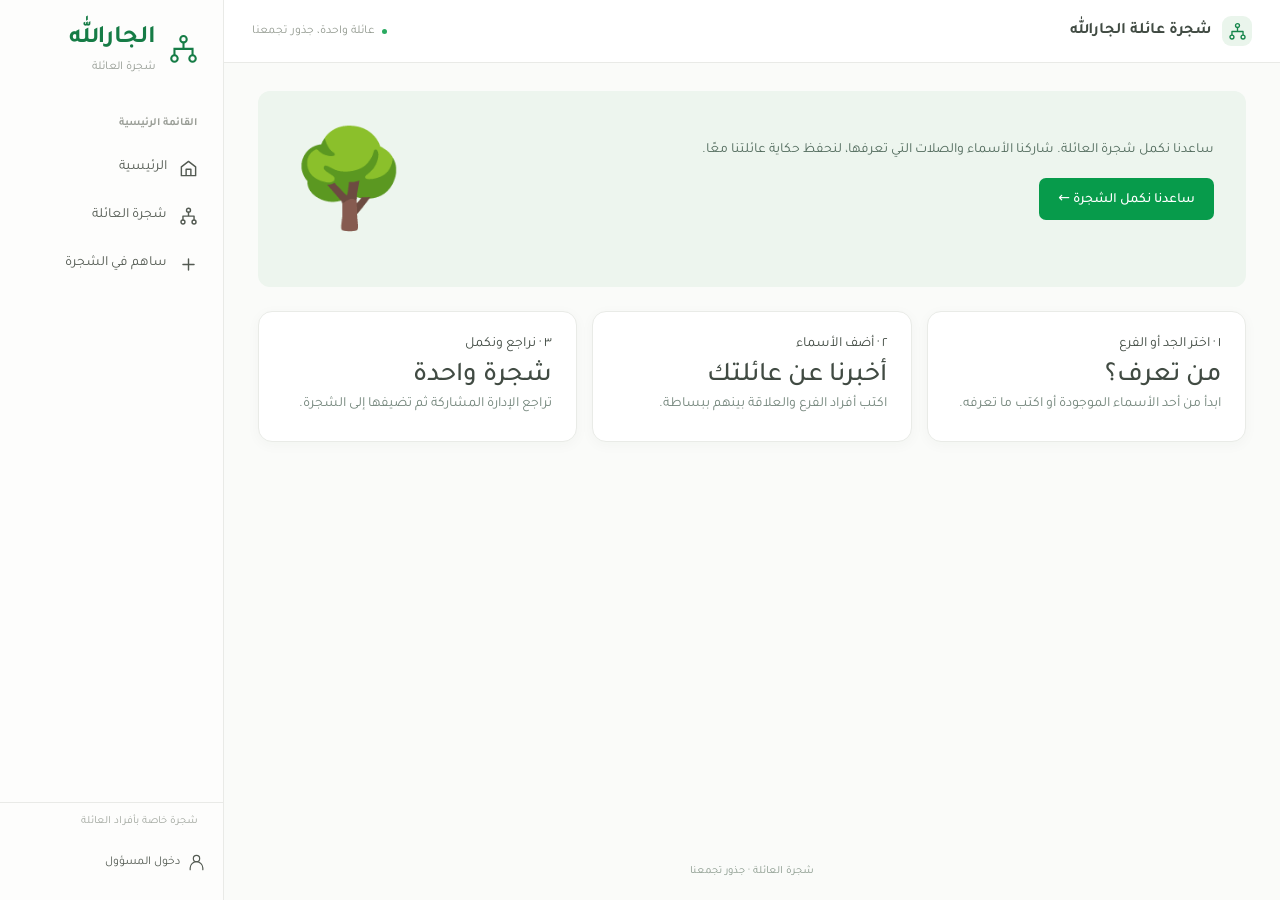
<file: index.html>
<!doctype html><html lang="ar" dir="rtl"><head><meta charset="UTF-8"><meta name="viewport" content="width=device-width,initial-scale=1"><link rel="preconnect" href="https://fonts.googleapis.com"><link rel="preconnect" href="https://fonts.gstatic.com" crossorigin><link href="https://fonts.googleapis.com/css2?family=Tajawal:wght@400;500;600;700;800&display=swap" rel="stylesheet"><meta name="referrer" content="no-referrer"><link rel="stylesheet" href="tree.css"><title>شجرة الجارالله</title><style> *{box-sizing:border-box}body{margin:0;background:#f8f8f6;color:#25372e;font:16px Tajawal,system-ui,sans-serif}header{background:#fff;border-bottom:1px solid #e5e8df;padding:18px 6%;display:flex;align-items:center;justify-content:space-between}.brand{font-size:23px;font-weight:800;color:#167447}nav{display:flex;gap:8px;flex-wrap:wrap}button{font:inherit;border:0;cursor:pointer}nav button,.plain{background:transparent;color:#52635a;padding:10px}.btn{background:#079b4b;color:white;border-radius:12px;padding:13px 22px;font-weight:700}.light{background:#e5efe7;color:#167447}.wrap{max-width:1050px;margin:auto;padding:30px 20px}.notice{background:#fff1d4;color:#765614;border-radius:10px;padding:12px;margin-bottom:22px;font-size:14px}.hero{background:#edf5ee;border-radius:18px;padding:44px;display:flex;justify-content:space-between;gap:20px}.hero h1{font-size:clamp(30px,5vw,48px);line-height:1.35;margin:8px 0}.hero p{line-height:1.9;max-width:570px;color:#526b5d}.leaf{font-size:95px;align-self:center}.grid{display:grid;grid-template-columns:repeat(auto-fit,minmax(210px,1fr));gap:15px;margin-top:24px}.card,.panel{background:white;border:1px solid #e9ebe7;border-radius:14px;padding:24px;box-shadow:0 3px 14px rgba(29,59,40,.035)}.card strong{display:block;font-size:27px;margin-top:8px}h2{font-size:24px;margin:0 0 18px}.muted{color:#73857b;line-height:1.7}.panel{margin-top:20px}.row{display:grid;grid-template-columns:1fr 1fr;gap:15px}label{display:block;font-weight:700;margin:15px 0 7px}input,select,textarea{width:100%;font:inherit;border:1px solid #cddbd0;border-radius:10px;padding:12px;background:white}textarea{min-height:100px}small{color:#6b8073}.entry{padding:16px;border:1px solid #e2eadf;border-radius:12px;margin-top:12px}.tree{overflow:auto;direction:rtl;text-align:center;padding:25px}.node{display:inline-block;background:#e9f4e9;border:1px solid #9cbea5;border-radius:12px;padding:12px 20px;font-weight:700}.branches{display:flex;justify-content:center;gap:20px;min-width:560px;margin-top:30px}.branch{flex:1;border-top:2px solid #b5cbb9;padding:20px 4px}.branch p{margin:10px 0}.hidden{display:none}.actions{display:flex;gap:8px;flex-wrap:wrap;margin-top:14px}.pill{font-size:13px;color:#926b1c;background:#fcf1d4;border-radius:20px;padding:5px 10px}footer{text-align:center;color:#88988b;padding:35px}@media(max-width:650px){.hero{padding:24px}.leaf{display:none}.row{grid-template-columns:1fr}header{align-items:flex-start;gap:10px;flex-direction:column}}@media print{header,.notice,footer,.actions,.hero{display:none}.wrap{max-width:none}.panel{border:0}.tree{overflow:visible}}</style><link rel="stylesheet" href="workspace.css"><link rel="stylesheet" href="contributions.css"><style>.trash-heading{display:flex;align-items:center;justify-content:space-between;gap:16px;margin-bottom:14px}.trash-heading h2{margin:0}.trash-clear{border:1px solid #f0caca;border-radius:10px;background:#fff5f5;color:#a82f38;padding:8px 12px;font-size:13px;font-weight:700}.trash-item{display:flex;align-items:center;justify-content:space-between;gap:12px}.trash-item-actions{display:flex;align-items:center;gap:9px}.trash-delete-icon{display:inline-flex;align-items:center;justify-content:center;background:#fff5f5;color:#bd3c45;border:1px solid #f1d2d5;border-radius:9px;width:34px;height:34px}.trash-delete-icon:hover,.trash-clear:hover{background:#ffe9e9}.trash-confirm{max-width:380px!important;text-align:center;padding:26px!important}.trash-confirm-symbol{display:grid;place-items:center;margin:0 auto 14px;width:42px;height:42px;border-radius:50%;background:#fff0f0;color:#bc343d;font-size:26px;font-weight:700}.trash-confirm p{font-size:14px;line-height:1.8}.trash-confirm-actions{display:flex;justify-content:center;gap:12px;margin-top:20px}.trash-confirm-actions .plain{border:1px solid #ddd;border-radius:10px;padding:10px 18px}.trash-confirm-actions .btn{padding:10px 18px}</style><link rel="stylesheet" href="botanical-preview.css"></head><body><aside class="app-sidebar" id="appSidebar" aria-label="القائمة الرئيسية"><a class="sidebar-brand" href="#" data-go="tree"><svg viewBox="0 0 24 24" fill="none" stroke="currentColor" stroke-width="1.6"><circle cx="12" cy="4" r="2.5"/><circle cx="5" cy="19" r="2.5"/><circle cx="19" cy="19" r="2.5"/><path d="M12 6.5v5M5 16.5v-5h14v5"/></svg><span>الجارالله<small>شجرة العائلة</small></span></a><nav class="sidebar-nav"><span class="nav-caption">القائمة الرئيسية</span><button data-go="home" class="nav-item"><span data-icon="home"></span><span>الرئيسية</span></button><button data-go="tree" class="nav-item"><span data-icon="tree"></span><span>شجرة العائلة</span></button><button data-go="join" class="nav-item visitor-only"><span data-icon="add"></span><span>ساهم في الشجرة</span></button><button data-go="admin" data-admin-section="requestsPanel" class="nav-item admin-only hidden"><span data-icon="inbox"></span><span>طلبات الإضافة</span><span id="requestsBadge" class="request-badge hidden" aria-live="polite"></span></button><button data-go="admin" data-admin-section="adminOverview" class="nav-item admin-only hidden"><span data-icon="chart"></span><span>الإحصائيات والإعدادات</span></button><button data-go="admin" data-admin-section="inviteBlock" class="nav-item admin-only hidden"><span data-icon="share"></span><span>رابط دعوة العائلة</span></button><button id="sidebarTrash" class="nav-item admin-only hidden"><span data-icon="trash"></span><span>سلة المحذوفات</span></button></nav><div class="sidebar-bottom"><span class="sidebar-privacy">شجرة خاصة بأفراد العائلة</span><div class="sidebar-bottom-row"><span id="adminGreeting" class="admin-greeting admin-only hidden">مرحباً، <strong>admin</strong></span><button type="button" class="nav-item sidebar-profile-button" id="sidebarAccount" aria-haspopup="true" aria-expanded="false" aria-controls="accountMenu" aria-label="خيارات حساب المسؤول" title="خيارات حساب المسؤول"><span data-icon="user"></span><span id="accountLabel">دخول المسؤول</span><span id="accountChevron" class="account-chevron admin-only hidden" aria-hidden="true">⌄</span></button><div id="accountMenu" class="account-menu hidden" role="menu" aria-label="خيارات حساب المسؤول"><button id="changePasswordAction" type="button" role="menuitem">تغيير كلمة المرور</button><button id="accountLogoutAction" type="button" role="menuitem">تسجيل الخروج</button></div><div class="sidebar-admin-actions admin-only hidden"><button type="button" class="icon-button sidebar-notifications" id="sidebarNotifications" aria-label="الإشعارات" title="الإشعارات" aria-expanded="false" aria-controls="notificationPanel"><span data-icon="bell"></span><span id="notificationBadge" class="request-badge hidden" aria-live="polite"></span></button><section id="notificationPanel" class="notification-panel hidden" aria-label="الإشعارات"><div class="notification-panel-heading"><strong>الإشعارات</strong><span id="notificationSummary"></span></div><div id="notificationList" class="notification-list"></div><button type="button" class="notification-all" data-go="admin" data-admin-section="requestsPanel">عرض كل الطلبات</button></section></div></div></div></aside><button class="sidebar-scrim hidden" id="sidebarScrim" aria-label="إغلاق القائمة"></button><header class="app-header"><div class="header-title"><button id="sidebarToggle" class="icon-button" aria-label="فتح القائمة" aria-expanded="false" aria-controls="appSidebar"><span data-icon="menu"></span></button><span class="header-family-icon" aria-hidden="true"><svg viewBox="0 0 24 24" fill="none" stroke="currentColor" stroke-width="1.7" stroke-linecap="round" stroke-linejoin="round"><circle cx="12" cy="4.5" r="2.5"/><circle cx="5" cy="19" r="2.5"/><circle cx="19" cy="19" r="2.5"/><path d="M12 7v5M5 16.5V12h14v4.5"/></svg></span><span id="pageTitle">شجرة عائلة الجارالله</span></div><div class="header-meta"><span class="live-dot"></span>عائلة واحدة، جذور تجمعنا</div></header><main class="wrap"><div id="message" class="notice hidden" role="status"></div><section id="home"><div class="hero"><div><p>ساعدنا نكمل شجرة العائلة. شاركنا الأسماء والصلات التي تعرفها، لنحفظ حكاية عائلتنا معًا.</p><button class="btn" data-go="join">ساعدنا نكمل الشجرة ←</button></div><div class="leaf">🌳</div></div><div class="grid"><div class="card">١ · اختر الجد أو الفرع<strong>من تعرف؟</strong><span class="muted">ابدأ من أحد الأسماء الموجودة أو اكتب ما تعرفه.</span></div><div class="card">٢ · أضف الأسماء<strong>أخبرنا عن عائلتك</strong><span class="muted">اكتب أفراد الفرع والعلاقة بينهم ببساطة.</span></div><div class="card">٣ · نراجع ونكمل<strong>شجرة واحدة</strong><span class="muted">تراجع الإدارة المشاركة ثم تضيفها إلى الشجرة.</span></div></div></section><section id="join" class="hidden"><div id="noInvite" class="panel no-invite"><h2>افتح رابط دعوة العائلة</h2><p>لإضافة أسماء، افتح رابط الدعوة الذي أرسله لك مسؤول العائلة.</p></div><div id="joinBlock" class="contribution-wizard hidden"><div class="contribution-heading"><span class="eyebrow">شجرة عائلة الجارالله</span><h1>نكمّل الشجرة معًا</h1><p>ثلاث خطوات بسيطة. اكتب ما تعرفه، ومسؤول العائلة يراجع طلبك.</p></div><ol class="join-steps" aria-label="خطوات المشاركة"><li data-step-indicator="1" aria-current="step"><span>١</span>اختر الأب</li><li data-step-indicator="2"><span>٢</span>أسماء الأبناء</li><li data-step-indicator="3"><span>٣</span>راجع وأرسل</li></ol><form id="form" novalidate><div class="join-step" data-step="1"><span class="step-kicker">الخطوة الأولى من ثلاث</span><h2>حدد الأب الذي ترغب بإضافة أبنائه</h2><p class="step-explanation">ابحث عن اسم الأب في الشجرة، ثم اكتب أسماء أبنائه.</p><div class="simple-example"><b>مثال:</b> إذا أردت إضافة خالد وفهد، ووالدهما محمد، اختر <b>محمد</b>.</div><div id="joinPicker" class="parent-picker"><label for="joinParentSearch">ابحث عن اسم الأب في الشجرة</label><div class="picker-search"><span aria-hidden="true">⌕</span><input id="joinParentSearch" type="search" autocomplete="off" placeholder="اكتب اسم الأب هنا" aria-controls="joinParentResults"></div><p class="field-help">إذا تشابهت الأسماء، راجع اسم الأب وسلسلة الأجداد كاملة قبل الاختيار.</p><div id="joinParentResults" class="parent-results" aria-label="الأسماء المطابقة"></div><div id="joinParentPages" class="join-parent-pages" aria-label="صفحات أسماء الآباء"></div><div id="joinParentSelection" class="parent-selection hidden" aria-live="polite"></div></div><select id="ancestor" class="hidden" aria-hidden="true" tabindex="-1"><option value="">اختر الأب</option></select><button type="button" id="unknownParent" class="unknown-parent" aria-pressed="false">لم تجد اسم الأب؟ <span class="unknown-parent-link">اضغط هنا</span></button><div id="unknownParentFields" class="unknown-parent-fields hidden"><label for="context">اكتب اسم الأب واسم والده وجده، حسب ما تعرف</label><input id="context" maxlength="500" placeholder="مثال: محمد بن صالح بن عبدالله"><p class="field-help">سيحدد مسؤول العائلة مكان الأسماء قبل إضافتها. لا تخمّن اسمًا لست متأكدًا منه.</p></div><div class="wizard-actions"><button class="btn wizard-next" type="button" data-next-step="2">التالي: أسماء الأبناء ←</button></div></div><div class="join-step hidden" data-step="2"><span class="step-kicker">الخطوة الثانية من ثلاث</span><h2>أكمل إضافة أفراد العائلة</h2><div id="joinChosenParent" class="chosen-parent-summary"></div><p class="step-explanation">اكتب أسماء أبناء الشخص الذي حددته في الخطوة السابقة.</p><div id="joinNameRows" class="name-rows"></div><button type="button" id="addJoinName" class="add-name-button">＋ إضافة اسم آخر</button><p class="field-help">مثال: خالد، ثم فهد في خانة أخرى. بحد أقصى ٥٠ اسمًا.</p><textarea id="names" class="hidden" aria-hidden="true" tabindex="-1"></textarea><div class="wizard-actions"><button class="btn wizard-next" type="button" data-next-step="3">التالي: راجع وأرسل ←</button><button class="plain" type="button" data-previous-step="1">رجوع لاختيار الأب</button></div></div><div class="join-step hidden" data-step="3"><span class="step-kicker">الخطوة الثالثة من ثلاث</span><h2>راجع الأسماء واكتب بياناتك</h2><div class="join-final-summary"><div class="summary-heading"><h3>الأسماء التي سترسلها</h3><button type="button" class="text-button" data-previous-step="2">تعديل الأسماء</button></div><div id="joinFinalParent"></div><p class="full-name-explainer">الأسماء ستكون كالتالي حسب النسب المسجل في الشجرة:</p><div id="joinFinalNames" class="name-tags"></div><button type="button" class="text-button" data-previous-step="1">تغيير الأب</button></div><div class="sender-fields"><h3>بياناتك أنت، مقدم الطلب</h3><p class="field-help">حتى نتواصل معك إذا احتجنا إلى توضيح. بيانات التواصل تظهر للمسؤول فقط.</p><label for="sender">اسمك الثلاثي</label><input id="sender" required autocomplete="name" maxlength="200" placeholder="اسمك، اسم والدك، اسم جدك"><label for="phone">رقم جوالك</label><input id="phone" required type="tel" inputmode="tel" autocomplete="tel" maxlength="30" dir="ltr" placeholder="05xxxxxxxx"></div><div class="sender-fields"><label for="visitorNote">لديك ملاحظة للمسؤول؟ (اختياري)</label><textarea id="visitorNote" maxlength="1000" rows="3" placeholder="اكتب هنا أي ملاحظة أو توضيح تود إيصاله لمسؤول العائلة"></textarea><p class="field-help">هذه الملاحظة تظهر لمسؤول العائلة فقط مع طلبك.</p></div><p class="submission-note">بإرسال الطلب، تصل الأسماء لمسؤول العائلة. ستظهر لك صفحة فيها رابط متابعة خاص بطلبك.</p><div class="wizard-actions"><button id="submitRequest" class="btn" type="submit">إرسال الطلب إلى مسؤول العائلة</button><button class="plain" type="button" data-previous-step="2">رجوع للأسماء</button></div></div><p id="joinError" class="form-error hidden" role="alert" tabindex="-1"></p></form></div></section><section id="admin" class="hidden"><div id="loginBox" class="panel"><h2>دخول مسؤول العائلة</h2><p class="muted">سجّل دخولك بحساب المسؤول لتتمكن من مراجعة الطلبات.</p><form id="loginForm"><label for="email">اسم المستخدم</label><input id="email" autocomplete="username" required><label for="password">كلمة المرور</label><input id="password" type="password" autocomplete="current-password" required><div class="actions"><button class="btn">دخول</button></div></form></div><div id="adminContent" class="hidden"><div id="adminOverview"></div><div class="hero"><div><span>لوحة الإدارة</span><h1 style="font-size:32px">أهلًا بك في شجرة العائلة</h1><p>راجع المشاركات، ورتب الأسماء، وتابع نمو الشجرة من مكان واحد.</p></div><div class="leaf">🌿</div></div><div class="grid"><div class="card">أفراد الشجرة<strong id="count"></strong></div><div class="card">طلبات للمراجعة<strong id="pending"></strong></div><div class="card">الفروع<strong id="branchesCount"></strong></div><div class="card">الشجرة<button class="plain" data-go="tree">عرض الشجرة ←</button></div></div><div id="inviteBlock" class="panel hidden"><h2>رابط دعوة العائلة</h2><p class="muted">أرسل الرابط لأقاربك ليساعدوا في إكمال الشجرة. احتفظ به داخل العائلة.</p><input id="inviteLink" readonly><div class="actions"><button id="copyInvite" class="btn">نسخ رابط الدعوة</button><button id="logout" class="plain">تسجيل الخروج</button></div></div><div class="panel"><h2>طريقة استقبال الإضافات</h2><p class="muted">اختر كيف تُضاف الأسماء التي يرسلها الأقارب من رابط الدعوة.</p><fieldset id="requestMode" style="border:0;padding:0;margin:0"><label style="display:flex;align-items:flex-start;gap:10px;font-weight:500"><input type="radio" name="requestMode" value="manual" style="width:auto;margin-top:6px"><span><b>مراجعة يدوية</b><br><small>تصل الأسماء جاهزة، وتراجعها وتعتمدها بزر واحد.</small></span></label><label style="display:flex;align-items:flex-start;gap:10px;font-weight:500"><input type="radio" name="requestMode" value="automatic" style="width:auto;margin-top:6px"><span><b>إضافة تلقائية</b><br><small>إذا اختار القريب أبًا موجودًا ولم تتكرر الأسماء تحته، تُضاف فورًا. غير ذلك يبقى للمراجعة.</small></span></label></fieldset><small>كل من لديه رابط الدعوة يستطيع إرسال أسماء؛ فعّل الإضافة التلقائية لمن تثق بهم.</small></div><div class="panel"><h2>إضافة الجد أو بداية فرع</h2><form id="rootForm"><label for="rootName">الاسم</label><input id="rootName" maxlength="100" required><div class="actions"><button class="btn">إضافة الاسم</button></div></form></div><div class="requests-panel" id="requestsPanel"><div class="requests-heading"><div><h2>طلبات الإضافة</h2><p>راجع بيانات كل طلب، وعدّل الأسماء ومكان إضافتها، ثم اعتمدها.</p></div><span id="requestsTotal" class="requests-total"></span></div><fieldset id="requestFilters" class="request-filters"><legend>تصفية حسب الحالة</legend><label><input type="radio" name="requestFilter" value="pending" checked><span>قيد الانتظار</span><b data-filter-count="pending">0</b></label><label><input type="radio" name="requestFilter" value="approved"><span>مقبول</span><b data-filter-count="approved">0</b></label><label><input type="radio" name="requestFilter" value="rejected"><span>مرفوض</span><b data-filter-count="rejected">0</b></label><label><input type="radio" name="requestFilter" value="all"><span>الكل</span><b data-filter-count="all">0</b></label></fieldset><div id="requests"></div><dialog id="rejectDialog" class="review-dialog" aria-labelledby="rejectTitle"><form id="rejectForm"><div class="review-header"><h2 id="rejectTitle">رفض طلب الإضافة</h2><button type="button" class="rel-close" id="closeRejectDialog" aria-label="إغلاق">×</button></div><div class="review-body"><label for="rejectReason">سبب رفض الطلب</label><textarea id="rejectReason" required maxlength="1000" rows="4" placeholder="وضح لصاحب الطلب سبب الرفض، مثل: يرجى تصحيح اسم الأب أو مراجعة الأسماء"></textarea><p class="field-help">سيظهر السبب لصاحب الطلب عند فتح رابط متابعة طلبه.</p><p id="rejectError" class="form-error hidden" role="alert"></p><div class="wizard-actions"><button id="confirmReject" type="submit" class="btn">تأكيد رفض الطلب</button><button id="cancelReject" type="button" class="plain">إلغاء</button></div></div></form></dialog></div></div></section><section id="tree" class="hidden"><div class="tree-panel"><div class="tree-head"><div><h2>شجرة الجارالله</h2><small id="treeCountLabel">أسماء تجمعنا، وصلات تحفظ حكايتنا</small></div><div class="tree-head-actions"><button type="button" id="downloadStyledPdfTop" class="tool-btn" title="تنزيل الشجرة بتصميم منسق">تنزيل PDF</button><button class="tool-btn admin-only hidden" data-go="admin" data-admin-section="adminOverview"><span data-icon="add"></span>أضف بداية فرع</button><button class="icon-button" id="fullscreenTree" aria-label="ملء شاشة الشجرة"><span data-icon="expand"></span></button></div></div><div class="tree-canvas" id="treeCanvas" tabindex="0" role="region" aria-label="مساحة الشجرة، اسحب للتحريك واستخدم إصبعين للتكبير والتصغير"><div class="workspace-toolbar"><div class="tree-search"><span data-icon="search"></span><input id="treeSearch" type="search" placeholder="ابحث عن فرد" aria-label="ابحث عن فرد"><button class="tool-btn" id="treeFind">بحث</button></div><button class="tool-btn" data-go="admin" data-admin-section="inviteBlock"><span data-icon="share"></span><span>مشاركة</span></button><details class="workspace-actions"><summary class="tool-btn"><span data-icon="sliders"></span>إجراءات</summary><div class="workspace-menu"><button id="openTrash">سلة المحذوفات</button><button id="exportData">تصدير بيانات الشجرة</button><button id="downloadStyledPdf">تنزيل PDF بتصميم الشجرة</button><button id="printTree">طباعة / PDF</button><button type="button" id="familyDesignButton">تصميم شجرة العائلة</button></div></details></div><div class="tree-result" id="treeResult" aria-live="polite"></div><div class="tree-stage" id="treeStage"><svg id="treeLines" class="tree-lines" aria-hidden="true"></svg><div id="treeView"></div></div><div class="workspace-empty hidden" id="workspaceEmpty"><span data-icon="tree"></span><h3>شجرة تجمع العائلة</h3><p id="workspaceEmptyText">افتح رابط الدعوة أو سجل دخول المسؤول لعرض الشجرة.</p><button class="btn" data-go="admin">دخول المسؤول</button></div><div class="tree-tools"><button id="zoomIn" aria-label="تكبير">＋</button><button id="zoomOut" aria-label="تصغير">−</button><span id="zoomValue" aria-live="polite">100%</span><button id="zoomFit" aria-label="احتواء الشجرة"><span data-icon="fit"></span></button></div><div class="workspace-hint">اسحب للتحريك <span>·</span> قرّب بإصبعين أو بعجلة الماوس</div></div></div></section><section id="receipt" class="hidden"><div class="receipt-banner"><h1>شجرة العائلة</h1><p>شكرًا لمساهمتك في توثيق أسماء العائلة</p></div><div class="receipt-card"><div class="receipt-steps"><span><i>✓</i>اختيار الأب</span><span><i>✓</i>بياناتك</span><span><i>✓</i>الأسماء</span><span><i>✓</i>الإرسال</span><span><i>✓</i>تم</span></div><p class="receipt-parent" id="receiptParent"></p><div class="receipt-title"><span class="receipt-check">✓</span><h2>تم إرسال الطلب</h2><p id="receiptSummary"></p><div id="receiptRejection" class="request-context hidden" style="margin-top:15px;padding:14px;background:#fff3f1;border-radius:12px;white-space:pre-wrap"></div></div><div class="receipt-columns"><div class="receipt-box"><h3>ماذا بعد؟</h3><ol class="receipt-timeline"><li><b>وصل الطلب</b><small id="receiptDate"></small></li><li><b id="receiptStatus"></b><small id="receiptStatusDetail"></small></li><li><b>النتيجة</b><small>تابع حالة الطلب من رابطك الخاص أدناه.</small></li></ol><label for="trackingLink">رابط متابعة الطلب — خاص بك، لا تشاركه</label><input id="trackingLink" readonly dir="ltr"><div class="actions"><button class="tool-btn" id="copyTracking">نسخ الرابط</button><button class="tool-btn" id="refreshTracking">تحديث الحالة</button></div></div><div class="receipt-box"><h3>يمكنك أيضًا</h3><button class="receipt-action" id="sendAnother">＋ أرسل طلبًا آخر<small>بدون إعادة كتابة اسمك وجوالك</small></button><button class="receipt-action" id="shareFamily">شارك رابط العائلة<small>كل قريب يعرف الفرع الذي ينتمي له</small></button><button class="receipt-action" id="receiptTree" data-go="tree">عرض شجرة العائلة</button><p class="muted" id="receiptNames"></p></div></div></div></section></main><dialog id="editPersonDialog" class="rel-dialog rel-add"><button class="rel-close" data-close="editPersonDialog">×</button><h2>تعديل الاسم</h2><form id="editPersonForm"><label for="editPersonName">الاسم</label><input id="editPersonName" required maxlength="100"><p id="editError" class="rel-error"></p><div class="actions"><button class="btn">حفظ التعديل</button></div></form></dialog><dialog id="sortDialog" class="rel-dialog rel-add"><button class="rel-close" data-close="sortDialog">×</button><h2>ترتيب الأبناء</h2><p class="muted">اسحب الصفوف أو استخدم الأسهم لتغيير الترتيب، ثم احفظ.</p><div id="sortList"></div><div class="actions"><button class="btn" id="saveSort">حفظ الترتيب</button></div><p id="sortError" class="rel-error"></p></dialog><dialog id="deleteDialog" class="rel-dialog rel-add"><button class="rel-close" data-close="deleteDialog">×</button><h2>حذف الفرد</h2><p id="deleteDetails"></p><p class="muted">ينتقل الاسم إلى سلة المحذوفات ويمكن استرجاعه.</p><div class="actions"><button class="btn danger" id="deleteLeaf">حذف الفرد</button><button class="btn danger" id="deletePromote">حذف وترقية الأبناء</button><button class="plain" data-close="deleteDialog">إلغاء</button></div><p id="deleteError" class="rel-error"></p></dialog><dialog id="trashDialog" class="rel-dialog"><button class="rel-close" data-close="trashDialog">×</button><div class="trash-heading"><h2>سلة المحذوفات</h2><button type="button" id="trashClearAll" class="trash-clear hidden">حذف الكل</button></div><div id="trashList"></div></dialog><dialog id="trashConfirmDialog" class="rel-dialog trash-confirm"><button class="rel-close" data-close="trashConfirmDialog">×</button><div class="trash-confirm-symbol">!</div><h2 id="trashConfirmTitle">تأكيد الحذف</h2><p id="trashConfirmText" class="muted"></p><div class="trash-confirm-actions"><button type="button" class="plain" data-close="trashConfirmDialog">إلغاء</button><button type="button" id="trashConfirmDelete" class="btn danger">حذف نهائي</button></div><p id="trashConfirmError" class="rel-error" role="alert"></p></dialog><dialog id="setupDialog" style="border:0;border-radius:18px;max-width:520px;width:90%;padding:24px"><form id="setupForm" method="post"><h2>إعداد حساب المسؤول</h2><p>اختر كلمة مرور خاصة بك. اسم المستخدم: <strong>admin</strong></p><label for="newpass">كلمة المرور الجديدة</label><input id="newpass" name="password" type="password" minlength="6" maxlength="128" autocomplete="new-password" required><label for="confirmpass">تأكيد كلمة المرور</label><input id="confirmpass" name="confirm" type="password" minlength="6" maxlength="128" autocomplete="new-password" required><div class="actions"><button class="btn">إنشاء حساب المسؤول</button></div></form></dialog><dialog id="relativeDialog" class="rel-dialog"><button type="button" class="rel-close" data-close="relativeDialog" aria-label="إغلاق">×</button><h2>مكان جديد في العائلة</h2><p class="muted" id="relativeSubtitle"></p><div class="rel-grid"><div></div><button type="button" data-relative="parent"><svg class="user-icon" viewBox="0 0 24 24" fill="none" stroke="currentColor" stroke-width="1.8" stroke-linecap="round" stroke-linejoin="round" aria-hidden="true"><circle cx="12" cy="8" r="3.5"></circle><path d="M5.5 20v-1.2a6.5 6.5 0 0 1 13 0V20"></path></svg><span>الأب</span></button><div></div><button type="button" data-relative="child"><svg class="user-icon" viewBox="0 0 24 24" fill="none" stroke="currentColor" stroke-width="1.8" stroke-linecap="round" stroke-linejoin="round" aria-hidden="true"><circle cx="12" cy="8" r="3.5"></circle><path d="M5.5 20v-1.2a6.5 6.5 0 0 1 13 0V20"></path></svg><span>ابن</span></button><div class="rel-center" id="relativeCenter"></div><button type="button" data-relative="sibling"><svg class="user-icon" viewBox="0 0 24 24" fill="none" stroke="currentColor" stroke-width="1.8" stroke-linecap="round" stroke-linejoin="round" aria-hidden="true"><circle cx="12" cy="8" r="3.5"></circle><path d="M5.5 20v-1.2a6.5 6.5 0 0 1 13 0V20"></path></svg><span>أخ</span></button></div><p class="rel-hint">اضغط على صلة القرابة للمتابعة</p><p id="relativeHint" class="rel-hint"></p></dialog><dialog id="addRelativeDialog" class="rel-dialog rel-add"><button type="button" class="rel-close" data-close="addRelativeDialog" aria-label="إغلاق">×</button><h2 id="addRelativeTitle">إضافة فرد</h2><p class="muted" id="addRelativeSubtitle"></p><form id="relativeForm"><label for="relativeName">اسم الفرد</label><div id="relativeNameRows"><input id="relativeName" maxlength="100" required placeholder="اكتب الاسم"></div><button type="button" id="addAnotherRelative" class="relative-add-another">＋ إضافة اسم آخر</button><p id="relativeError" class="rel-error" role="alert"></p><div class="relation-form-actions"><button class="btn" id="relativeSubmit" type="submit">إضافة للشجرة</button><button type="button" class="plain" data-close="addRelativeDialog">إلغاء</button></div></form></dialog><dialog id="personDialog" class="rel-dialog rel-add"><button type="button" class="rel-close" data-close="personDialog" aria-label="إغلاق">×</button><h2 id="personName"></h2><div class="details-list" id="personDetails"></div><div class="actions"><button class="btn" id="personAdd">إضافة قريب</button></div></dialog><dialog id="reviewDialog" class="review-dialog" aria-labelledby="reviewTitle"><form id="reviewForm" novalidate><div class="review-header"><div><span class="eyebrow">طلبات إضافة أفراد</span><h2 id="reviewTitle">مراجعة الطلب وتعديله</h2><p id="reviewMeta"></p></div><button type="button" class="rel-close" data-close="reviewDialog" aria-label="إغلاق المراجعة">×</button></div><input id="reviewId" type="hidden"><div class="review-body"><section class="review-section"><h3>١. حدد مكان إضافة الأسماء</h3><p>ستصبح الأسماء أدناه أبناءً مباشرة للأب الذي تختاره هنا.</p><label for="reviewGrandparent">الجد / الفرع — لتسهيل البحث عن الأب</label><select id="reviewGrandparent"><option value="">كل الفروع</option></select><div class="parent-picker"><label for="reviewParentSearch">اختر الأب أو ابحث عنه</label><div class="picker-search"><span aria-hidden="true">⌕</span><input id="reviewParentSearch" type="search" placeholder="ابحث باسم الأب" autocomplete="off"></div><div id="reviewParentResults" class="parent-results"></div><div id="reviewParentSelection" class="parent-selection hidden" aria-live="polite"></div></div><select id="reviewParent" class="hidden" tabindex="-1" aria-hidden="true"></select><label for="reviewContext">ما كُتب عن الأب والجد في الطلب</label><input id="reviewContext" maxlength="500" placeholder="يمكنك تصحيح اسم الأب أو الجد المكتوب هنا"><small>هذا توضيح نصّي للطلب. اختيار الأب أعلاه هو الذي يحدد الربط الفعلي في الشجرة.</small></section><section class="review-section"><h3>٢. عدّل الأسماء المطلوب إضافتها</h3><p>كل اسم في خانة مستقلة. يمكنك تصحيح الاسم، إضافة اسم أو إزالة اسم من هذا الطلب.</p><div id="reviewNameRows" class="name-rows"></div><button id="addReviewName" type="button" class="add-name-button">＋ إضافة اسم آخر</button><textarea id="reviewNames" class="hidden" tabindex="-1" aria-hidden="true"></textarea></section><div id="reviewApprovalSummary" class="review-approval-summary" aria-live="polite"></div><p id="reviewError" class="form-error hidden" role="alert" tabindex="-1"></p></div><div class="review-footer"><button id="approveRequestButton" type="submit" class="btn">اعتماد وإضافة الأسماء للشجرة</button><button id="saveRequestDraft" type="button" class="btn light">حفظ التعديلات فقط</button><button type="button" class="plain" data-close="reviewDialog">إلغاء</button></div></form></dialog><dialog id="changePasswordDialog" class="account-password-dialog" aria-labelledby="changePasswordTitle"><form id="changePasswordForm"><h2 id="changePasswordTitle">تغيير كلمة المرور</h2><p>أدخل كلمة المرور الحالية ثم الجديدة لحماية حساب المسؤول.</p><label for="currentPassword">كلمة المرور الحالية</label><input id="currentPassword" type="password" autocomplete="current-password" required><label for="newPassword">كلمة المرور الجديدة</label><input id="newPassword" type="password" autocomplete="new-password" minlength="6" required><label for="confirmNewPassword">تأكيد كلمة المرور الجديدة</label><input id="confirmNewPassword" type="password" autocomplete="new-password" minlength="6" required><p id="changePasswordError" role="alert" class="form-error hidden"></p><div class="actions"><button id="saveNewPassword" class="btn" type="submit">حفظ كلمة المرور</button><button id="cancelPasswordChange" type="button" class="plain">إلغاء</button></div></form></dialog><dialog id="familyShareDialog" class="family-share-dialog" aria-labelledby="familyShareTitle"><div class="family-share-head"><div><h2 id="familyShareTitle">شارك دعوة العائلة</h2><p>أرسل الرابط لأفراد العائلة للمشاركة في إضافة الأسماء.</p></div><button type="button" id="closeFamilyShare" class="family-share-close" aria-label="إغلاق">×</button></div><label for="familyShareUrl">رابط الدعوة</label><div class="family-share-link"><input id="familyShareUrl" type="text" dir="ltr" readonly><button type="button" id="copyFamilyShare">نسخ الرابط</button></div><div class="family-share-options"><a id="shareWhatsapp" target="_blank" rel="noopener noreferrer" class="family-share-option"><span class="share-service-icon share-wa"><img src="https://cdn.jsdelivr.net/npm/simple-icons@16.36.0/icons/whatsapp.svg" alt="" loading="lazy"></span>واتساب</a><a id="shareTelegram" target="_blank" rel="noopener noreferrer" class="family-share-option"><span class="share-service-icon share-tg"><img src="https://cdn.jsdelivr.net/npm/simple-icons@16.36.0/icons/telegram.svg" alt="" loading="lazy"></span>تليجرام</a><a id="shareEmail" class="family-share-option"><span class="share-service-icon share-mail"><img src="https://cdn.jsdelivr.net/npm/lucide-static@0.468.0/icons/mail.svg" alt="" loading="lazy"></span>البريد</a><button type="button" class="family-share-option" id="shareOther"><span class="share-service-icon share-more"><img src="https://cdn.jsdelivr.net/npm/lucide-static@0.468.0/icons/share-2.svg" alt="" loading="lazy"></span>المزيد</button></div><p id="familyShareFeedback" class="family-share-feedback" aria-live="polite"></p></dialog><dialog id="familyDesignDialog" aria-labelledby="familyDesignTitle" aria-describedby="familyDesignDescription"><div class="design-header"><div><h2 id="familyDesignTitle">تصميم شجرة العائلة</h2><p id="familyDesignDescription">أغصان وأوراق تتشكّل من أفراد العائلة وروابطهم</p></div><button type="button" id="designClose" class="design-close" aria-label="إغلاق المعاينة">×</button></div><div class="design-toolbar"><button type="button" id="designZoomIn" aria-label="تكبير التصميم">＋</button><output id="designZoom" aria-label="مستوى التكبير">100%</output><button type="button" id="designZoomOut" aria-label="تصغير التصميم">−</button><button type="button" id="designFit">احتواء الشجرة</button><button type="button" id="designDownload" class="design-download" disabled>تنزيل PDF</button></div><div id="designViewport" class="design-viewport" tabindex="0" role="region" aria-label="معاينة تصميم شجرة العائلة، اسحب للتحريك أو استخدم إصبعين للتكبير"><div id="designSheet" class="design-sheet"></div><div id="designBusy" class="design-busy" hidden>جارٍ تجهيز الشجرة…</div></div><a id="designReadyPdf" class="design-ready-pdf" download="aljarallah-family-tree.pdf" hidden>حفظ الملف</a><p id="designStatus" class="design-status" role="status" aria-live="polite"></p></dialog><footer>شجرة العائلة · جذور تجمعنا</footer><script src="request-utils.js"></script><script src="app.js"></script><script src="workspace.js"></script><script src="tree-pdf-export.js"></script><script src="contributions.js"></script><script src="botanical-theme.js"></script><script src="botanical-layout.js"></script><script src="botanical-pdf.js"></script><script src="botanical-preview.js"></script></body></html>
</file>
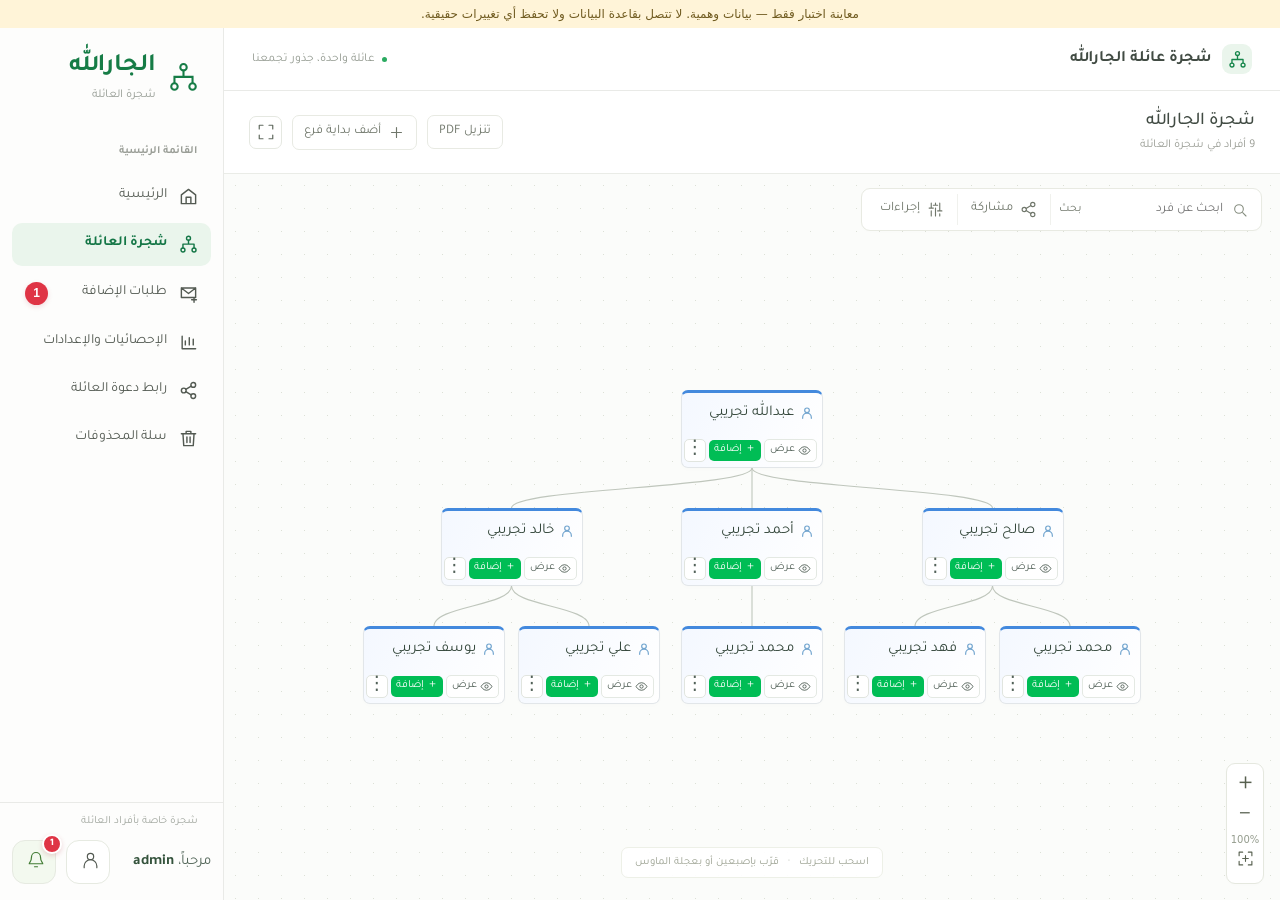
<file: tests/preview.html>
<!doctype html><html lang="ar" dir="rtl"><head><meta charset="utf-8"><meta name="robots" content="noindex,nofollow"><meta name="viewport" content="width=device-width,initial-scale=1"><title>معاينة اختبار — بيانات وهمية</title><style>html,body{height:100%;margin:0}body{display:flex;flex-direction:column;font:12px system-ui,sans-serif}.test-banner{background:#fff4d8;color:#705b20;text-align:center;padding:7px}iframe{flex:1;width:100%;border:0}body.mobile{background:#eef0eb}body.mobile iframe{flex:none;width:390px;max-width:100%;height:820px;margin:0 auto}</style></head><body><div class="test-banner">معاينة اختبار فقط — بيانات وهمية. لا تتصل بقاعدة البيانات ولا تحفظ أي تغييرات حقيقية.</div><iframe id="preview" title="اختبار الواجهة ببيانات وهمية" sandbox="allow-scripts allow-forms allow-modals allow-downloads allow-same-origin"></iframe><script>
(async()=>{
  const params=new URLSearchParams(location.search),mode=params.has('join')?'join':'admin';
  if(params.has('mobile'))document.body.classList.add('mobile');
  const html=await (await fetch('../index.html',{cache:'no-store'})).text();
  const bootstrap=(mode)=>{
    const data=mode==='join'?{tree_invite:'DEMO_ONLY_123456'}:{tree_session:JSON.stringify({access_token:'demo-not-a-real-session'})};
    data.tree_supabase_ref='vzlovxpfmpyisrvqtsnd';
    Object.defineProperty(window,'sessionStorage',{value:{getItem:key=>data[key]??null,setItem:(key,value)=>{data[key]=String(value);},removeItem:key=>{delete data[key];}}});
    history.replaceState=()=>{};
    const demoPeople=[
      {id:'demo-root',name:'عبدالله تجريبي',parent_id:null},
      {id:'demo-1',name:'صالح تجريبي',parent_id:'demo-root'},
      {id:'demo-2',name:'أحمد تجريبي',parent_id:'demo-root'},
      {id:'demo-3',name:'خالد تجريبي',parent_id:'demo-root'},
      {id:'demo-4',name:'محمد تجريبي',parent_id:'demo-1'},
      {id:'demo-5',name:'فهد تجريبي',parent_id:'demo-1'},
      {id:'demo-6',name:'محمد تجريبي',parent_id:'demo-2'},
      {id:'demo-7',name:'علي تجريبي',parent_id:'demo-3'},
      {id:'demo-8',name:'يوسف تجريبي',parent_id:'demo-3'}
    ].map((p,i)=>({...p,gender:'male',sort_order:i}));
    const demoRequests=[{id:'demo-request',sender_name:'مقدم طلب تجريبي للعائلة',phone:'00000000',selected_parent:'demo-4',context:'أبناء محمد بن صالح',details:'خالد\\nفهد',proposed_names:['خالد','فهد'],status:'pending',notification_read_at:null,created_at:'2026-10-28T02:15:00+03:00'}];
    const token='f'.repeat(64);
    function receipt(r){return{token,status:r.status,created_at:r.created_at,names:r.proposed_names,parent_name:demoPeople.find(p=>p.id===r.selected_parent)?.name||null};}
    const realFetch=window.fetch.bind(window);
    window.fetch=async(url,options={})=>{
      if(new URL(String(url),location.href).pathname.endsWith('/assets/noto-naskh-arabic-bold.ttf'))return realFetch(url,options);
      let result,status=200;const path=String(url),body=options.body?JSON.parse(options.body):{};
      if(path.includes('/rpc/family_short_invite'))result='DEMO_ONLY_123456';
      else if(path.includes('/rpc/my_family_invite'))result='DEMO_ONLY_123456';
      else if(path.includes('/rpc/family_get_auto_add'))result=false;
      else if(path.includes('/rpc/family_review_request')){
        const request=demoRequests.find(r=>r.id===body.p_request_id&&r.status==='pending');
        if(!request){status=400;result={message:'request unavailable'};}
        else{Object.assign(request,{selected_parent:body.p_parent_id,context:body.p_context,proposed_names:body.p_names,details:body.p_names.join('\n'),status:body.p_approve?'approved':'pending'});if(body.p_approve)body.p_names.forEach((name,i)=>demoPeople.push({id:'approved-'+i,name,parent_id:body.p_parent_id,gender:'male',sort_order:20+i}));result={id:request.id,status:request.status};}
      }
      else if(path.includes('/rpc/family_submit_request')){
        const request={id:'demo-submitted',sender_name:body.p_sender,phone:body.p_phone,selected_parent:body.p_parent,context:body.p_context,proposed_names:body.p_names,details:body.p_names.join('\n'),status:'pending',created_at:new Date().toISOString()};demoRequests.push(request);result=receipt(request);
      }
      else if(path.includes('/rpc/family_track_request'))result=receipt(demoRequests[demoRequests.length-1]);
      else if(path.includes('/family_people?')&&(!options.method||options.method==='GET'))result=path.includes('deleted_at=not.is.null')?[]:demoPeople;
      else if(path.includes('/family_requests?')&&(!options.method||options.method==='GET'))result=demoRequests;
      else if(path.includes('/family_requests?')&&options.method==='PATCH'){const id=new URL(path).searchParams.get('id')?.replace(/^eq\./,'');const request=demoRequests.find(r=>r.id===id)||demoRequests[0];Object.assign(request,body);result=[request];}
      else{status=403;result={message:'هذه معاينة فقط. هذا الإجراء غير متاح.'};}
      document.documentElement.dataset.demoLastPath=path.split('/rest/v1/')[1]||'auth';document.documentElement.dataset.demoLastPayload=JSON.stringify(body);
      return new Response(JSON.stringify(result),{status,headers:{'Content-Type':'application/json'}});
    };
  };
  const base=new URL('../',location.href).href;
  const patched=html.replace('<head>','<head><base href="'+base+'">').replace('<script src="app.js"><'+'/script>','<script>('+bootstrap.toString()+')('+JSON.stringify(mode)+');<'+'/script><script src="app.js"><'+'/script>');
  document.querySelector('#preview').srcdoc=patched;
})();
</script></body></html>
</file>
<file: tree.css>
/* Family tree workspace */
#tree .tree-panel{background:#fff;padding:0;overflow:hidden;border:1px solid #eceeeb;border-radius:14px} .tree-head{display:flex;gap:12px;align-items:center;justify-content:space-between;padding:18px 22px;border-bottom:1px solid #eee;flex-wrap:wrap}.tree-head h2{margin:0;font-size:21px}.tree-toolbar{display:flex;gap:8px;align-items:center;flex-wrap:wrap}.tree-toolbar input{width:190px;padding:9px 12px;background:#fafbf9}.tool-btn{font:inherit;border:1px solid #e6e9e4;background:#fff;color:#56665d;border-radius:8px;padding:9px 13px;cursor:pointer}.tree-canvas{position:relative;min-height:490px;max-height:72vh;overflow:auto;direction:ltr;background-color:#fafaf8;background-image:radial-gradient(#dfe4dc 0.8px,transparent .8px);background-size:20px 20px}.tree-stage{width:max-content;min-width:100%;padding:60px 45px 100px;transform-origin:top center}.tree-forest{display:flex;justify-content:center;gap:45px;direction:rtl}.tree-unit{text-align:center;display:flex;flex-direction:column;align-items:center;position:relative;flex:none}.person-pair{display:flex;gap:18px;align-items:center;position:relative}.person-pair.has-spouse:after{content:'';position:absolute;left:45%;right:45%;border-top:1px solid #aeb9b2;z-index:0}.person-card{width:175px;min-height:88px;background:#fff;border:1px solid #e1e7e1;border-top:5px solid #6a9ec7;border-radius:9px;box-shadow:0 3px 12px #182e1b0a;display:flex;flex-direction:column;justify-content:space-between;direction:rtl;position:relative;z-index:1;overflow:hidden}.person-card.female{border-top-color:#d577a4;background:#fffbfd}.person-card.unknown{border-top-color:#51a97a}.person-name{font-weight:700;padding:12px 10px 7px;color:#34473b;overflow-wrap:anywhere}.card-actions{display:flex;gap:5px;justify-content:flex-start;padding:0 7px 7px}.card-actions button{font:inherit;font-size:13px;border-radius:6px;padding:4px 8px;cursor:pointer}.card-view{border:1px solid #e4e9e3;background:white;color:#526158}.card-add{border:0;background:#06aa53;color:#fff;font-weight:700}.offspring{display:flex;justify-content:center;align-items:flex-start;padding-top:48px;position:relative;gap:12px}.offspring:before{content:'';position:absolute;top:0;left:50%;height:24px;border-left:1px solid #aab5ac}.offspring>.tree-unit{padding:0 12px}.offspring>.tree-unit:before{content:'';position:absolute;top:-24px;left:0;right:0;border-top:1px solid #aab5ac}.offspring>.tree-unit:after{content:'';position:absolute;top:-24px;left:50%;height:24px;border-left:1px solid #aab5ac}.offspring>.tree-unit:first-child:before{right:50%;border-top-right-radius:22px}.offspring>.tree-unit:last-child:before{left:50%;border-top-left-radius:22px}.offspring>.tree-unit:only-child:before{display:none}.tree-tools{position:sticky;bottom:14px;left:14px;display:flex;justify-content:flex-start;gap:6px;direction:ltr;margin:0 12px 12px;width:max-content}.tree-tools button{width:38px;height:38px;border:1px solid #e0e6df;background:white;border-radius:8px;font-size:20px;color:#365c46;cursor:pointer}.tree-empty{padding:70px 20px;direction:rtl;text-align:center;color:#77867b}.tree-result{padding:8px 14px;font-size:14px;color:#687d6c}.tree-found{outline:3px solid #efa631;outline-offset:4px}dialog.rel-dialog{border:0;border-radius:16px;width:min(650px,94vw);max-height:90vh;padding:28px;color:#2a4033;box-shadow:0 18px 70px #0004}dialog::backdrop{background:#0009}.rel-dialog h2{margin:0 0 4px}.rel-grid{display:grid;grid-template-columns:repeat(3,1fr);gap:14px;margin-top:20px;text-align:center}.rel-grid button{border:1px solid #dfe7df;background:#fff;border-radius:12px;padding:19px 5px;color:#304b3b;font:inherit;cursor:pointer}.rel-grid button:hover{border-color:#08a053;background:#f3faf5}.rel-grid button:disabled{opacity:.45;cursor:not-allowed}.rel-grid span{display:block;color:#129653;font-size:25px;margin-bottom:6px}.rel-center{border:1px solid #33a764;background:#eff9f1;border-radius:50%;width:78px;height:78px;display:grid;place-items:center;margin:auto;font-size:14px;overflow-wrap:anywhere;padding:7px}.rel-hint{color:#8a9b8e;font-size:14px;text-align:center;margin-top:18px}.rel-add{max-width:470px}.rel-close{float:left;background:#f5f7f4;border:0;border-radius:50%;width:36px;height:36px;font-size:23px;cursor:pointer}.details-list{line-height:2;color:#52675a}.rel-error{color:#ab3434}.relation-form-actions{display:flex;gap:10px;margin-top:18px}#treeView .hidden{display:none}@media(max-width:650px){.tree-head{padding:14px}.tree-toolbar input{width:135px}.tree-canvas{min-height:410px}.tree-stage{padding:45px 20px 80px}.rel-grid{gap:8px}.rel-grid button{font-size:14px}}@media print{.tree-head,.tree-tools,.card-actions{display:none!important}.tree-canvas{max-height:none;overflow:visible;background:white}.tree-stage{zoom:1!important;padding:10px}.person-card{break-inside:avoid}.tree-panel{border:0!important}}
.rel-grid{direction:ltr;grid-template-rows:104px 104px;background:linear-gradient(#42ad6c,#42ad6c) center 76.8% / 66% 1px no-repeat,linear-gradient(#42ad6c,#42ad6c) center 50% / 1px 54% no-repeat}.rel-grid button,.rel-center{direction:rtl;position:relative;z-index:1}.rel-center{background:#eff9f1}

.rel-grid button{display:flex;flex-direction:column;align-items:center;justify-content:center;gap:7px}.rel-grid button span{font-size:16px;color:#304b3b;margin:0}.user-icon{display:block;width:26px;height:26px;color:#169d55;flex:none}.person-name{display:flex;align-items:center;gap:6px;text-align:right}.person-name .card-user-icon{width:20px;height:20px;color:#518db9}.rel-grid button:disabled .user-icon{opacity:.6}
.rel-grid button:disabled{opacity:1;background:#fff;color:#bdc9c0}.rel-grid button:disabled span{color:#bdc9c0}.rel-grid button:disabled .user-icon{opacity:.45}
.person-card{overflow:visible}.person-menu{position:relative;margin-inline-start:auto}.person-menu summary{list-style:none;cursor:pointer;border:1px solid #e1e5df;background:#fff;border-radius:6px;font-size:23px;line-height:24px;width:23px;text-align:center;color:#526158}.person-menu summary::-webkit-details-marker{display:none}.person-menu[open]{z-index:30}.person-menu [role=menu]{position:absolute;top:30px;inset-inline-end:0;background:#fff;border:1px solid #e3e8e0;border-radius:10px;padding:5px;min-width:185px;box-shadow:0 9px 25px #0002;z-index:40;text-align:right}.person-menu [role=menu] button{display:block;width:100%;text-align:right;background:white;color:#4f6054;padding:10px;border:0;font-size:14px}.person-menu [role=menu] button:hover{background:#f3f8f2}.person-menu .menu-danger{color:#b54545!important}.danger{background:#b54545}.sort-item{display:flex;align-items:center;justify-content:space-between;gap:12px;border:1px solid #e3e9e1;border-radius:10px;padding:12px;margin-top:9px}.sort-item button{padding:5px 12px;border:1px solid #dde4da;border-radius:5px;background:#fff;color:#356143;font:inherit}.sort-item button:disabled{opacity:.3}
#receipt{max-width:1120px;margin:auto}.receipt-banner{background:linear-gradient(140deg,#046b32,#008d41);color:white;text-align:center;padding:42px 20px 100px;border-radius:18px}.receipt-banner h1{font-size:34px;margin:0 0 12px}.receipt-banner p{color:#cce7d4}.receipt-card{position:relative;background:white;margin:-65px 20px 0;border:1px solid #e1e8de;border-radius:14px;padding:26px}.receipt-steps{display:flex;justify-content:space-between;color:#329857;font-weight:600;border-bottom:1px solid #edf0ea;padding-bottom:22px;gap:12px;flex-wrap:wrap}.receipt-parent{background:#f6f8f3;border:1px solid #e4e9df;padding:10px 14px;border-radius:7px}.receipt-title{text-align:center;padding:15px 0 20px}.receipt-check{display:inline-grid;place-items:center;width:52px;height:52px;background:#effbf1;color:#23984b;border-radius:50%;font-size:30px}.receipt-title h2{margin:15px 0 8px}.receipt-title p{color:#809078}.receipt-columns{display:grid;grid-template-columns:1fr 1fr;gap:20px}.receipt-box{border:1px solid #e5e9e0;border-radius:10px;padding:20px}.receipt-box h3{margin:0 0 12px}.receipt-timeline{list-style:none;padding:0 18px 0 0;border-right:2px solid #e5e9e1;margin-right:10px}.receipt-timeline li{position:relative;padding:0 5px 22px}.receipt-timeline li:before{content:'✓';position:absolute;right:-30px;top:0;border-radius:50%;background:#eaf8ed;color:#25954b;width:22px;height:22px;text-align:center}.receipt-timeline small{display:block;margin-top:6px;color:#8b9786}.receipt-action{display:block;text-align:right;border:1px solid #e3e9df;border-radius:9px;padding:17px;width:100%;background:white;color:#3c5643;font:inherit;margin-bottom:12px}.receipt-action small{display:block;margin-top:5px;font-weight:400}.receipt-box label{font-size:13px}.receipt-box input{font-size:12px;background:#f9faf6}@media(max-width:650px){.receipt-card{margin:-65px 0 0;padding:18px}.receipt-columns{grid-template-columns:1fr}.receipt-steps{font-size:12px;gap:8px}.receipt-banner{padding-top:30px}.person-menu [role=menu]{inset-inline-end:-20px}}
@media print{.person-menu{display:none!important}}

/* Shared controls and request receipt */
.person-card{width:196px;min-height:100px;border-top:5px solid #4488d6;background:linear-gradient(135deg,#f4f8ff,#fff);border-radius:10px}.person-name{padding:15px 12px;font-weight:500;font-size:18px}.card-actions{gap:5px;align-items:center;padding:0 8px 8px}.card-actions .card-view{display:flex;align-items:center;gap:4px}.card-view svg{width:18px;height:18px}.person-menu{margin:0}.person-menu summary{height:29px;line-height:27px;background:white}.person-card:has(.person-menu[open]){z-index:60}.person-menu [role=menu]{inset-inline-end:0;top:36px;min-width:200px}.person-menu [role=menu] button{font-weight:400}.drag-handle{color:#9aa69c;font-size:22px;vertical-align:middle;cursor:grab}.sort-item[draggable]{cursor:grab}button:disabled{cursor:not-allowed}.receipt-action:disabled{opacity:.5}.receipt-action:hover:enabled{background:#f5faf4;border-color:#a7cbb0}
body[data-view=receipt] .wrap{max-width:none;padding:0}body[data-view=receipt] #message{margin:15px auto;max-width:1080px}#receipt{max-width:none}.receipt-banner{border-radius:0;padding:50px 20px 115px;background:linear-gradient(130deg,#006a2e,#008338)}.receipt-banner h1{font-weight:600;font-size:36px}.receipt-banner p{font-size:17px}.receipt-card{max-width:1090px;margin:-70px auto 0;padding:26px;border-radius:12px;box-shadow:none}.receipt-steps{flex-wrap:nowrap;padding-bottom:22px;font-weight:500}.receipt-steps>span{display:flex;flex-direction:column;align-items:center;gap:7px;flex:1;font-size:13px}.receipt-steps i{width:25px;height:25px;display:grid;place-items:center;background:#149b4e;color:white;border-radius:50%;font-style:normal;font-size:16px;box-shadow:0 0 0 3px #e6f5e9}.receipt-title h2{font-size:24px}.receipt-box{font-size:15px}.receipt-timeline li:nth-child(2):before{content:'◷';background:#fff4d8;color:#b59034}.receipt-timeline li:last-child:before{content:'○';background:#f3f4f0;color:#a0a99b}.receipt-box label{margin-top:0}.receipt-box input{border-style:dashed;border-color:#dbe2d6}.receipt-action{font-weight:600}.receipt-columns{align-items:start}.receipt-box:has(.receipt-action){border:0;padding:0}.receipt-action small{color:#8a9685}.receipt-title p{margin-bottom:0}
@media(max-width:650px){.receipt-card{margin:-65px 14px 0;padding:17px}.receipt-banner{padding:35px 20px 95px}.receipt-banner h1{font-size:30px}.receipt-steps>span{font-size:11px}.receipt-steps{gap:3px}.receipt-title{padding-top:8px}.receipt-columns{gap:22px}.receipt-box{padding:16px}.person-menu [role=menu]{inset-inline-end:0}}

.person-menu [role=menu] button{display:flex;align-items:center;gap:10px;color:#56675b;font-size:15px}.person-menu [role=menu] svg{width:19px;height:19px;flex:none}.person-menu.menu-up [role=menu]{top:auto;bottom:36px}

/* Multiple children in the add-relative dialog */
#relativeNameRows{display:grid;gap:10px}#relativeNameRows .relative-extra-row{display:flex;align-items:center;gap:8px}#relativeNameRows .relative-extra-row input{flex:1;min-width:0}.relative-add-another{display:block;background:#f0f7f0;color:#187544;border:1px dashed #adcdb5;border-radius:9px;margin-top:12px;padding:10px 15px;font-weight:600;font-size:14px}.relative-add-another[hidden]{display:none}.relative-remove-name{background:#fff0f0;border:1px solid #edd6d6;border-radius:8px;color:#a33;width:37px;height:37px;flex-shrink:0}

/* Compact family-tree card and branch layout */
#treeView .tree-forest{gap:20px}
#treeView .offspring{gap:5px;padding-top:40px}
#treeView .offspring>.tree-unit{padding:0 4px}
#treeView .person-card{width:142px;min-height:78px;border-top-width:3px}
#treeView .person-name{font-size:15px;padding:9px 7px 5px}
#treeView .person-name .card-user-icon{width:16px;height:16px}
#treeView .card-actions{padding:0 5px 5px;gap:3px}
#treeView .card-actions button{font-size:11px;padding:3px 5px}
#treeView .person-menu summary{width:22px;height:23px;line-height:21px;font-size:19px}
</file>
<file: workspace.css>
/* Compact Arabic workspace; user data remains in the existing Supabase project. */
:root{--sidebar-width:224px;--ink:#414b43;--green:#00b953;--line:#e9eae7}
body{color:var(--ink);background:#fafbf9;font-size:14px;font-weight:400}
button,input,select,textarea{font-family:inherit}button:focus-visible,a:focus-visible,summary:focus-visible{outline:2px solid #19a563;outline-offset:3px}
.app-sidebar{position:fixed;left:0;top:0;bottom:0;width:var(--sidebar-width);background:#fdfdfc;border-right:1px solid var(--line);z-index:100;display:flex;flex-direction:column;direction:rtl}
.sidebar-brand{display:flex;align-items:center;gap:12px;color:#167c46;text-decoration:none;padding:25px 24px 27px;font-size:25px;font-weight:700;line-height:1.1}.sidebar-brand>svg{width:31px;height:31px}.sidebar-brand small{display:block;color:#969c94;font-size:12px;font-weight:400;margin-top:8px}
.sidebar-nav{display:flex;flex-direction:column;flex:1;overflow:auto;gap:4px;padding:0 12px}.nav-caption{color:#9a9e97;font-size:11px;padding:23px 15px 8px}.nav-item{display:flex;align-items:center;gap:11px;width:100%;padding:12px 13px;text-align:right;background:transparent;border-radius:7px;color:#535a52;font-size:14px;line-height:1.4;font-weight:400}.nav-item:hover{background:#f1f5ef}.nav-item.active{background:#eaf7ed;color:#15934d}.nav-item svg{width:19px;height:19px;stroke-width:1.5}.nav-item>span:nth-child(2){flex:1}.nav-item [data-icon]{display:flex;flex:none}.sidebar-bottom{padding:12px;border-top:1px solid var(--line)}.sidebar-privacy{font-size:11px;color:#a0a69e;display:block;padding:0 13px 8px}.request-badge{display:inline-grid;place-items:center;min-width:21px;height:21px;border-radius:50%;background:#ed101d;color:#fff;font:500 12px/1 Tajawal,system-ui,sans-serif;padding:0 5px}.request-badge.hidden,.admin-only.hidden{display:none!important}
.app-header{flex-direction:row;height:63px;background:#fff;border-bottom:1px solid var(--line);padding:0 28px;display:flex;align-items:center;justify-content:space-between;margin-left:var(--sidebar-width);gap:15px}.header-title{display:flex;align-items:center;gap:12px;font-size:16px}.header-meta{color:#92998f;font-size:12px;display:flex;align-items:center;gap:7px}.live-dot{width:5px;height:5px;border-radius:50%;background:#2aaa60}.icon-button{display:inline-flex;align-items:center;justify-content:center;background:#fff;border:1px solid #e5e8e1;border-radius:7px;width:33px;height:33px;color:#626b60;padding:7px}.icon-button svg{width:18px;height:18px}.icon-button [data-icon]{display:flex}#sidebarToggle{display:none}.sidebar-scrim{display:none}
main.wrap{margin-left:var(--sidebar-width);margin-right:0;max-width:none;padding:28px 34px;min-height:calc(100dvh - 113px)}main>section:not(#tree){max-width:1000px;margin:auto}footer{margin-left:var(--sidebar-width);font-size:11px;padding:15px}
body[data-view=tree] main.wrap{padding:0;min-height:0}body[data-view=tree] footer{display:none}body[data-view=tree] #message{position:fixed;top:75px;right:25px;z-index:200;max-width:400px;box-shadow:0 3px 14px #0001}
#tree .tree-panel{height:calc(100dvh - 63px);display:flex;flex-direction:column;border:0;border-radius:0;background:#fff;overflow:hidden}#tree .tree-head{padding:17px 25px;height:83px;flex:none;gap:12px;border-bottom:1px solid #eaece7}.tree-head h2{font-weight:500;font-size:18px;margin:0 0 5px}.tree-head small{font-size:12px;color:#9b9e96}.tree-head-actions{display:flex;align-items:center;gap:10px}.tool-btn{display:inline-flex;align-items:center;gap:7px;font-weight:400;font-size:13px;padding:8px 11px;border:1px solid #e8eae3;border-radius:7px;color:#70776b;background:#fff;line-height:1.3}.tool-btn svg{width:17px;height:17px}.tool-btn [data-icon]{display:flex}
#tree .tree-canvas{flex:1;min-height:0;max-height:none;overflow:hidden;touch-action:none;outline:none;cursor:grab;background-color:#fbfcfa;background-image:radial-gradient(#dce0d6 .8px,transparent .9px);background-size:23px 23px;isolation:isolate}#tree .tree-canvas.is-dragging{cursor:grabbing;user-select:none}.tree-canvas button,.tree-canvas summary,.tree-canvas input{touch-action:manipulation;cursor:pointer}.tree-canvas input{cursor:text}
.workspace-toolbar{position:absolute;top:14px;right:18px;display:flex;align-items:center;background:#fff;border:1px solid #e8eae2;border-radius:9px;padding:5px;z-index:70;box-shadow:0 1px 3px #00000003;direction:rtl}.workspace-toolbar>.tool-btn,.workspace-actions>summary{border:0;border-radius:0;border-right:1px solid #f0f1ed;white-space:nowrap;padding:7px 13px;background:transparent}.tree-search{display:flex;align-items:center;gap:5px;padding-right:8px}.tree-search>[data-icon]{display:flex;color:#858d7f}.tree-search svg{width:16px;height:16px}.tree-search input{border:0;background:transparent;width:132px;font-size:13px;padding:6px 4px;color:#55604e;outline:none}.tree-search .tool-btn{border:0;padding:6px 8px;font-size:12px}.workspace-actions{position:relative}.workspace-actions>summary{list-style:none;cursor:pointer}.workspace-actions>summary::-webkit-details-marker{display:none}.workspace-menu{position:absolute;top:38px;left:0;min-width:185px;border:1px solid #e5e9df;padding:5px;background:#fff;border-radius:8px;box-shadow:0 5px 20px #0001}.workspace-menu button{display:block;padding:11px;width:100%;text-align:right;font-size:13px;background:#fff;color:#5f6a59;border-radius:5px}.workspace-menu button:hover{background:#f3f7ef}.workspace-menu .hidden{display:none}.tree-result{position:absolute;top:69px;right:22px;padding:5px 8px;font-size:12px;z-index:65;pointer-events:none}.tree-result:not(:empty){background:#fff;border:1px solid #e7eade;border-radius:6px}
#tree .tree-stage{position:absolute;top:0;left:0;min-width:0;width:max-content;padding:25px;transform-origin:0 0;will-change:transform;zoom:1!important}#treeView{position:relative;z-index:1;width:max-content}.tree-lines{position:absolute;left:0;top:0;z-index:0;overflow:visible;pointer-events:none}.tree-lines path{fill:none;stroke:#bfc6bc;stroke-width:1.1;vector-effect:non-scaling-stroke}.tree-forest{gap:40px}.tree-unit{flex:none}.person-pair{display:block}.person-pair:after,.offspring:before,.offspring>.tree-unit:before,.offspring>.tree-unit:after{display:none!important}.offspring{padding-top:91px;gap:26px}.offspring>.tree-unit{padding:0 7px}
.person-card{width:150px;min-height:67px;border:1px solid #e2e6e9;border-top:3px solid #4389dd;border-radius:7px;background:linear-gradient(115deg,#f4f8ff,#fff);box-shadow:0 2px 5px #29443603;overflow:visible;justify-content:space-between}.person-name{font-size:13px;font-weight:400;line-height:1.5;padding:8px 9px 7px;gap:5px;justify-content:flex-start}.person-name .card-user-icon{width:14px;height:14px;color:#72a5cf}.person-name span{flex:1}.card-actions{padding:0 5px 5px;gap:4px;align-items:center;direction:rtl}.card-actions button{font-size:10px;line-height:1.35;border-radius:5px;padding:3px 5px;white-space:nowrap;font-weight:400}.card-actions .card-view{gap:3px;padding:2px 5px}.card-view svg{width:13px;height:13px}.card-add{background:#00bd55}.person-menu{margin-inline-start:auto}.person-menu summary{font-size:17px;width:16px;height:21px;line-height:19px;border-radius:5px}.person-menu [role=menu]{min-width:188px;top:27px;border-radius:8px}.person-menu [role=menu] button{font-size:12px;padding:9px;line-height:1.45}.person-menu [role=menu] svg{width:16px;height:16px}.person-menu.menu-up [role=menu]{bottom:27px}.person-card:has(.person-menu[open]){z-index:80}.tree-found{outline:2px solid #d7ae47;outline-offset:5px}
#tree .tree-tools{position:absolute;right:16px;left:auto;bottom:16px;margin:0;z-index:70;display:flex;flex-direction:column;align-items:center;gap:0;background:#fff;border:1px solid #e5e8df;border-radius:9px;box-shadow:0 1px 4px #00000003;width:38px;padding:3px}#tree .tree-tools button{border:0;background:transparent;border-radius:5px;width:30px;height:32px;font-size:23px;color:#586150;display:flex;align-items:center;justify-content:center;padding:5px}#tree .tree-tools button:hover{background:#f2f6ed}#tree .tree-tools svg{width:17px;height:17px}#zoomValue{font:10px/1.7 system-ui,sans-serif;color:#949c8d;pointer-events:none;direction:ltr}.workspace-hint{position:absolute;bottom:22px;left:50%;transform:translateX(-50%);font-size:11px;color:#9ba191;z-index:60;white-space:nowrap;background:#fffffff2;padding:8px 13px;border:1px solid #edf0e7;border-radius:7px;pointer-events:none;direction:rtl}.workspace-hint span{padding:0 6px;color:#b1b7aa}.tree-empty{display:none}.workspace-empty{position:absolute;inset:100px 20px 65px;display:flex;flex-direction:column;align-items:center;justify-content:center;text-align:center;color:#9ba391;pointer-events:none}.workspace-empty.hidden{display:none}.workspace-empty svg{width:44px;height:44px;color:#7daa83}.workspace-empty h3{font-weight:500;font-size:18px;color:#6f7e67;margin:15px 0 0}.workspace-empty p{font-size:13px;max-width:270px;line-height:1.8}.workspace-empty .btn{pointer-events:auto;font-size:13px;padding:10px 18px;border-radius:7px}
.panel{border-radius:10px;padding:22px}.hero{border-radius:12px;padding:32px}.hero h1{font-weight:600}.hero p{font-size:14px}.btn{border-radius:7px;font-size:14px;padding:11px 19px;font-weight:500}.card strong{font-weight:500}.entry{font-size:13px}.entry h3{font-size:16px;font-weight:500}h2{font-weight:500}label{font-weight:500;font-size:13px}input,select,textarea{font-size:14px}small{font-size:12px}.rel-dialog{font-size:14px}.rel-dialog h2{font-size:20px}.rel-grid button{font-size:13px}.rel-center{font-size:12px}.rel-grid{background:linear-gradient(#a2bba7,#a2bba7) center 76.8% / 66% 1px no-repeat,linear-gradient(#a2bba7,#a2bba7) center 35% / 1px 42% no-repeat}
body[data-view=receipt] .wrap{margin-left:var(--sidebar-width);padding:0}body[data-view=receipt] #receipt{max-width:none}
.tree-panel:fullscreen{height:100dvh!important;width:100vw;background:#fff}.tree-panel:fullscreen .tree-head{height:73px}
@media(min-width:1500px){:root{--sidebar-width:246px}.nav-item{font-size:15px}.sidebar-brand{padding-top:30px}}
@media(max-width:800px){:root{--sidebar-width:210px}.app-sidebar{transform:translateX(-100%);transition:transform .18s ease}.app-sidebar.open{transform:none}.app-header{margin-left:0;padding:0 16px;height:56px}#sidebarToggle{display:flex}.header-title{font-size:15px}.header-meta{font-size:10px}main.wrap{margin-left:0;padding:20px 16px;min-height:calc(100dvh - 95px)}footer{margin-left:0}.sidebar-scrim:not(.hidden){display:block;position:fixed;inset:0;background:#0005;z-index:90;border-radius:0}.sidebar-scrim.hidden{display:none}#tree .tree-panel{height:calc(100dvh - 56px)}#tree .tree-head{padding:13px 16px;height:75px}.tree-head h2{font-size:16px}.tree-head small{font-size:11px}.tree-head-actions .tool-btn{font-size:11px;padding:7px}.workspace-toolbar{right:10px;left:10px;top:10px;padding:4px;justify-content:space-between;gap:0}.tree-search{flex:1;min-width:0;padding-right:4px}.tree-search input{width:100%;min-width:55px;font-size:12px}.tree-search .tool-btn{font-size:11px;padding:6px}.workspace-toolbar>.tool-btn,.workspace-actions>summary{font-size:12px;padding:7px 8px;gap:5px}.workspace-toolbar svg{width:15px;height:15px}.workspace-hint{font-size:9px;bottom:21px;left:45%;padding:7px;white-space:normal;width:max-content;max-width:73%}.tree-result{top:62px;right:14px;font-size:11px}.hero{padding:24px}.app-sidebar .nav-item{font-size:14px}body[data-view=receipt] .wrap{margin-left:0}.person-card{width:144px}}
@media(max-width:380px){.header-meta{display:none}.tree-head-actions .tool-btn{max-width:115px}.workspace-toolbar>.tool-btn>span:last-child{display:none}}
@media(prefers-reduced-motion:reduce){.app-sidebar{transition:none}}
.sidebar-bottom-row{display:flex;align-items:center;gap:6px}.sidebar-bottom-row #sidebarAccount{flex:1;min-width:0;width:auto;padding:10px 5px;gap:7px;font-size:12px;white-space:nowrap}.sidebar-bottom-row #sidebarAccount>[data-icon]{flex:none}.sidebar-admin-actions{display:flex;align-items:center;gap:6px;flex:none}.sidebar-admin-actions .icon-button{width:32px;height:32px;padding:7px;background:#fff;border-color:#e6eae1;color:#73806a;border-radius:8px}.sidebar-admin-actions .icon-button:hover{background:#f0f7eb;border-color:#cbddbd;color:#397329}.sidebar-admin-actions .sidebar-logout:hover{color:#ad4f43;border-color:#e9cec6;background:#fff6f2}.sidebar-notifications{position:relative;overflow:visible}.sidebar-notifications .request-badge{position:absolute;top:-6px;right:-5px;min-width:17px;height:17px;border:2px solid #fdfdfc;padding:0 3px;font-size:9px;line-height:1;box-sizing:content-box;pointer-events:none}.sidebar-notifications .request-badge.hidden{display:none}.sidebar-notifications:has(.request-badge:not(.hidden)){color:#427c35;background:#f3f9ef}
@media print{.app-sidebar,.app-header,.workspace-toolbar,.workspace-hint,.workspace-empty,.tree-tools,.tree-head,.tree-result,.sidebar-scrim{display:none!important}main.wrap,body[data-view=receipt] .wrap{margin:0!important;padding:0!important}#tree .tree-panel{height:auto!important;overflow:visible!important}#tree .tree-canvas{overflow:visible!important;height:auto!important;min-height:500px!important;background:white!important}#tree .tree-stage{position:relative;transform:none!important;will-change:auto}.card-actions{display:none!important}.person-card{break-inside:avoid}.tree-lines path{stroke:#9ba395}footer{display:none}}
/* Notifications record arrival and reading, separately from pending approvals. */
.notification-panel{position:fixed;left:12px;bottom:86px;width:320px;max-width:calc(100vw - 24px);max-height:calc(100dvh - 140px);display:flex;flex-direction:column;background:#fff;border:1px solid #e1e8da;border-radius:12px;box-shadow:0 12px 40px #23351b24;z-index:120;direction:rtl;overflow:hidden}.notification-panel.hidden{display:none}.notification-panel-heading{display:flex;align-items:center;justify-content:space-between;gap:10px;padding:17px 18px;border-bottom:1px solid #edf0e6}.notification-panel-heading strong{font-size:16px;font-weight:600;color:#3e5431}.notification-panel-heading>span{font-size:11px;color:#7e9570}.notification-list{overflow:auto;max-height:340px}.notification-item{display:flex;align-items:flex-start;gap:10px;width:100%;text-align:right;background:#fff;border-bottom:1px solid #edf1e8;padding:16px;color:#405237}.notification-item:hover{background:#f5f9f0}.notification-item.unread{background:#f0f8e9}.notification-item strong{display:block;font-size:13px;line-height:1.8;font-weight:500;overflow-wrap:anywhere}.notification-item small{display:block;font-size:11px;color:#88957e;margin-top:4px;line-height:1.7}.notification-item em{display:block;font-style:normal;font-size:10px;color:#739560;margin-top:5px}.notification-dot{width:7px;height:7px;border-radius:50%;background:#239f4e;flex:none;margin-top:8px}.notification-item.read .notification-dot{background:#d9e1d1}.notification-item.read strong{color:#7c8874}.notification-all{width:100%;background:white;color:#43872c;font-size:12px;padding:13px;border-top:1px solid #eaf0e1}.notification-all:hover{background:#f7faf3}.notifications-empty{padding:24px 16px;margin:0;text-align:center;font-size:13px;color:#86977a}

/* Unified, vertically stacked navigation for guests and administrators. */
.sidebar-nav{display:flex;flex-direction:column;align-items:stretch;gap:5px}
.sidebar-nav .nav-caption{padding:16px 14px 9px;margin-bottom:3px;font-weight:600;letter-spacing:0}
.sidebar-nav .nav-item{flex:none;min-height:43px;border-radius:10px;padding:11px 13px;gap:12px;transition:background .15s ease,color .15s ease}
.sidebar-nav .nav-item svg{width:19px;height:19px;stroke-width:1.8}
.sidebar-nav .nav-item.active{background:#eaf5ec;color:#147646;font-weight:600}
.sidebar-nav .visitor-only.hidden{display:none!important}

.header-family-icon{display:inline-flex;align-items:center;justify-content:center;flex:none;width:30px;height:30px;border-radius:9px;background:#eaf5ec;color:#16864b}.header-family-icon svg{width:19px;height:19px}.header-title{gap:10px}#pageTitle{font-weight:600}@media(max-width:380px){.header-family-icon{width:27px;height:27px}.header-title{gap:7px}#pageTitle{font-size:13px}}

/* Admin profile dropdown */
.sidebar-bottom{position:relative}
.account-menu{position:absolute;bottom:calc(100% - 23px);right:10px;left:10px;z-index:90;padding:6px;background:#fff;border:1px solid #e2e8dc;border-radius:12px;box-shadow:0 12px 32px rgba(22,45,32,.14)}
.account-menu.hidden{display:none!important}
.account-menu button{display:block;width:100%;padding:12px 13px;text-align:right;border:0;background:transparent;color:#334838;border-radius:8px;font:inherit;font-size:13px;cursor:pointer}
.account-menu button:hover,.account-menu button:focus-visible{background:#f0f6ed}
.account-menu #accountLogoutAction{color:#a34b42}
.account-password-dialog{border:1px solid #e3e9df;border-radius:17px;padding:25px;box-shadow:0 24px 75px #20352630;width:min(430px,calc(100vw - 32px));max-height:calc(100vh - 40px);overflow-y:auto;color:#2c4232;font-family:inherit}
.account-password-dialog::backdrop{background:#15251a88}
.account-password-dialog h2{margin:0 0 12px;font-size:20px}
.account-password-dialog p{font-size:13px;color:#6a766b;line-height:1.7}
.account-password-dialog label{display:block;margin:14px 0 6px;font-size:13px;font-weight:600}
.account-password-dialog input{display:block;width:100%;padding:12px 13px;border:1px solid #d9e1d5;border-radius:10px;font:inherit;direction:ltr}
.account-password-dialog input:focus{outline:2px solid #92c69d}
.account-password-dialog .actions{display:flex;gap:10px;flex-wrap:wrap;margin-top:18px}
.account-password-dialog .form-error{color:#b53535}

.sidebar-bottom-row #sidebarAccount .account-chevron{font-size:17px;line-height:1;margin-right:auto;color:#70806f;transition:transform .18s ease}
.sidebar-bottom-row #sidebarAccount[aria-expanded="true"] .account-chevron{transform:rotate(180deg)}
.sidebar-bottom-row .sidebar-admin-actions{gap:0}

/* Invitation parent pagination */
.join-parent-pages{display:flex;align-items:center;justify-content:center;gap:12px;flex-wrap:wrap;margin:12px 0 8px;font-size:13px;color:#627064}
.join-parent-pages button{border:1px solid #d9e3d4;background:#fff;border-radius:8px;padding:8px 16px;color:#375b43;cursor:pointer}
.join-parent-pages button:disabled{opacity:.4;cursor:default}
.unknown-parent .unknown-parent-link{text-decoration:underline;text-underline-offset:4px;font-weight:700}

/* Compact greeting, separate avatar menu and adjacent notification bell */
.sidebar-bottom-row .admin-greeting{flex:1;min-width:0;font-size:12px;white-space:nowrap;color:#55685b}
.sidebar-bottom-row .admin-greeting strong{font-weight:700;color:#34533c;direction:ltr;unicode-bidi:isolate}
.sidebar-bottom-row:has(.admin-greeting:not(.hidden)) #sidebarAccount{flex:none;width:34px;min-width:34px;height:34px;padding:7px;justify-content:center;border:1px solid #e6eae1;border-radius:9px;background:#fff}
.sidebar-bottom-row:has(.admin-greeting:not(.hidden)) #sidebarAccount #accountLabel,.sidebar-bottom-row:has(.admin-greeting:not(.hidden)) #sidebarAccount #accountChevron{display:none!important}
.sidebar-bottom-row:has(.admin-greeting:not(.hidden)) #sidebarAccount>[data-icon]{width:18px;height:18px}
.sidebar-bottom-row:has(.admin-greeting:not(.hidden)) .sidebar-admin-actions{gap:4px}

/* Comfortable iPhone-style account footer: readable text and 44px touch targets */
.sidebar-bottom-row{gap:10px;min-height:52px}
.sidebar-bottom-row .admin-greeting{font-size:15px;line-height:1.45;letter-spacing:0;overflow:hidden;text-overflow:ellipsis}
.sidebar-bottom-row .admin-greeting strong{font-size:15px}
.sidebar-bottom-row:has(.admin-greeting:not(.hidden)) #sidebarAccount{width:44px;min-width:44px;height:44px;padding:10px;border-radius:13px}
.sidebar-bottom-row:has(.admin-greeting:not(.hidden)) #sidebarAccount>[data-icon]{width:23px;height:23px}
.sidebar-bottom-row:has(.admin-greeting:not(.hidden)) .sidebar-admin-actions{gap:8px}
.sidebar-bottom-row .sidebar-admin-actions .icon-button{width:44px;height:44px;min-width:44px;padding:10px;border-radius:13px}
.sidebar-bottom-row .sidebar-admin-actions .icon-button>[data-icon]{width:23px;height:23px}
@media(max-width:390px){.sidebar-bottom-row{gap:7px}.sidebar-bottom-row .admin-greeting{font-size:14px}.sidebar-bottom-row:has(.admin-greeting:not(.hidden)) .sidebar-admin-actions{gap:6px}}

/* Share family invitation – mobile-friendly native dialog */
.family-share-dialog{width:min(94vw,520px);max-width:520px;max-height:90dvh;overflow:auto;border:1px solid #e3e9df;border-radius:22px;padding:25px;background:#fff;box-shadow:0 25px 85px #142e2635;color:#263c30;font-family:inherit}
.family-share-dialog::backdrop{background:#10271d91}
.family-share-head{display:flex;align-items:flex-start;justify-content:space-between;gap:12px;margin-bottom:24px}
.family-share-head h2{font-size:22px;font-weight:700;margin:0 0 7px}
.family-share-head p{font-size:14px;line-height:1.7;color:#708075;margin:0}
.family-share-close{width:42px;height:42px;flex:none;border:1px solid #e8ede7;border-radius:12px;font-size:26px;background:#f7faf6;color:#526c58;cursor:pointer}
.family-share-dialog label{display:block;font-size:14px;font-weight:600;margin:0 0 9px}
.family-share-link{display:flex;gap:8px;margin:0 0 22px}
.family-share-link input,.family-share-dialog #familyInviteInput{width:100%;min-width:0;border:1px solid #dfe6de;border-radius:12px;padding:13px;background:#f7faf6;color:#405544;font:14px inherit}
.family-share-link button{flex:none;min-height:46px;border:0;border-radius:12px;padding:0 15px;background:#177944;color:#fff;font:inherit;cursor:pointer}
.family-share-options{display:grid;grid-template-columns:repeat(4,minmax(0,1fr));gap:11px}
.family-share-option{display:flex;flex-direction:column;align-items:center;justify-content:center;gap:9px;padding:12px 2px;min-height:94px;border:1px solid #e5ebe3;border-radius:16px;background:#fff;color:#364b3b;font:inherit;font-size:13px;text-decoration:none;cursor:pointer}
.family-share-option:hover{background:#f4f9f3}
.share-service-icon{width:45px;height:45px;display:grid;place-items:center;border-radius:50%;font-weight:700;font-size:24px;color:#fff}
.share-wa{background:#23bd61}.share-tg{background:#32a9dc}.share-mail{background:#d6a34d}.share-more{background:#78958c}
.family-share-feedback{min-height:20px;margin:12px 0 0;color:#25804a;font-size:13px}
.family-share-error{min-height:20px;color:#b73535;font-size:13px}
#familyShareInviteEntry{padding-top:10px}
#familyShareInviteEntry input{margin-bottom:12px}
.family-share-dialog.share-needs-invite .family-share-options{display:none}
@media(max-width:480px){.family-share-dialog{padding:20px 16px;border-radius:20px}.family-share-options{gap:6px}.family-share-option{font-size:12px}.share-service-icon{width:42px;height:42px}}

/* Crisp brand SVG icons; neutral, spacious iOS-like share buttons */
.family-share-option{border-radius:17px;background:#fff;transition:transform .16s ease,background .16s ease,border-color .16s ease}
.family-share-option:active{transform:scale(.97)}
.share-service-icon{width:52px;height:52px;background:#f3f6f4!important;border:1px solid #e9eeeb;border-radius:16px}
.share-service-icon img{width:27px;height:27px;display:block;object-fit:contain}
.share-wa{background:#e9f9ee!important;border-color:#d5f1de}.share-wa img{filter:invert(48%) sepia(80%) saturate(610%) hue-rotate(91deg) brightness(95%)}
.share-tg{background:#e9f6fd!important;border-color:#d9eefa}.share-tg img{filter:invert(53%) sepia(57%) saturate(1033%) hue-rotate(157deg) brightness(95%)}
.share-mail{background:#fff3e9!important;border-color:#fae9d9}.share-mail img{filter:invert(50%) sepia(48%) saturate(680%) hue-rotate(343deg)}
.share-more{background:#eef1f9!important;border-color:#e2e7f2}.share-more img{filter:invert(39%) sepia(15%) saturate(1237%) hue-rotate(187deg)}
@media(max-width:480px){.share-service-icon{width:47px;height:47px;border-radius:14px}.share-service-icon img{width:25px;height:25px}}

/* Refined notification counters — preserve full circles and center digits */
.app-sidebar .request-badge{
  display:inline-flex;align-items:center;justify-content:center;
  width:auto;min-width:22px;height:22px;min-height:22px;
  padding:0 6px;box-sizing:border-box;
  flex:none;vertical-align:middle;
  border-radius:999px;background:#df3445;color:#fff;
  font-family:Tajawal,system-ui,sans-serif;font-size:12px;font-weight:700;
  line-height:22px;letter-spacing:0;font-variant-numeric:tabular-nums;
  box-shadow:0 2px 5px rgba(172,34,54,.15);
  transform:none;white-space:nowrap;
}
.app-sidebar #requestsBadge{margin-inline-start:auto}
.app-sidebar .sidebar-notifications{overflow:visible;isolation:isolate}
.app-sidebar .sidebar-notifications #notificationBadge{
  position:absolute;inset:auto;
  top:-7px;right:-7px;z-index:3;
  min-width:20px;width:auto;height:20px;min-height:20px;
  padding:0 5px;box-sizing:border-box;
  border:2px solid #fff;border-radius:999px;
  font-size:10px;font-weight:800;line-height:16px;
  box-shadow:0 2px 5px rgba(172,34,54,.18);
  pointer-events:none;
}

/* Keep pending-request count optically centered in a true circle */
.app-sidebar #requestsBadge{
  display:grid;place-items:center;
  width:23px;min-width:23px;height:23px;min-height:23px;
  padding:0;line-height:1;
  font-family:Arial,system-ui,sans-serif;
  font-size:12px;font-weight:700;
  text-align:center;
}
.app-sidebar #requestsBadge:not(.hidden){display:grid}
</file>
<file: contributions.css>
/* Requests have structured details; invitation steps use a larger accessible type scale. */
.requests-panel{margin-top:30px;scroll-margin-top:20px}.requests-heading{display:flex;justify-content:space-between;align-items:center;gap:15px;margin-bottom:20px}.requests-heading h2{font-size:23px;margin:0 0 8px;color:#303b31}.requests-heading p{font-size:14px;color:#788172;line-height:1.7;margin:0}.requests-total{background:#eef5ed;border:1px solid #dce9d7;color:#4e7047;border-radius:7px;font-size:13px;padding:8px 12px;white-space:nowrap}.request-filters{display:flex;gap:9px;flex-wrap:wrap;border:1px solid #e5e8e0;background:#fff;border-radius:10px;padding:16px 20px;margin:0 0 22px}.request-filters legend{padding:0 7px;font-size:13px;color:#899081}.request-filters label{display:flex;align-items:center;gap:7px;margin:0;padding:9px 12px;font-size:14px;font-weight:400;cursor:pointer;border-radius:6px}.request-filters label:has(input:checked){background:#eaf6ec;color:#127b3c}.request-filters input{width:15px;height:15px;margin:0;accent-color:#15974a}.request-filters b{font-size:11px;font-weight:400;border-radius:10px;padding:2px 5px;background:#f2f3ee;color:#78816e}
.request-card{border:1px solid #e1e5dc;background:white;border-radius:12px;padding:22px;margin-bottom:22px;box-shadow:0 2px 4px #29432402}.request-card-header{display:flex;align-items:center;justify-content:space-between;gap:12px;flex-wrap:wrap;margin-bottom:20px}.request-card-header h3{font-size:19px;font-weight:600;margin:0;color:#333e30}.request-card-header p{font-size:12px;margin:6px 0 0;color:#8b9382}.request-status{display:inline-flex;align-items:center;gap:7px;padding:7px 11px;border:1px solid;border-radius:6px;white-space:nowrap;font-size:13px}.request-status:before{content:'';width:6px;height:6px;border:1.5px solid;border-radius:50%}.status-pending{color:#896419;background:#fff9d9;border-color:#f0e3ab}.status-approved{color:#208047;background:#eef9ef;border-color:#d5ead8}.status-rejected{color:#a84a40;background:#fff3f0;border-color:#f2dcd6}.request-source{font-size:12px;color:#828b79;border:1px solid #eceee6;border-radius:6px;padding:7px 10px;background:#fafbf8;margin-inline-end:7px}
.request-detail-section{background:#fdfefb;border:1px solid #edf0e7;border-radius:9px;padding:18px 20px;margin-top:14px}.request-detail-section h4{font-size:15px;font-weight:600;margin:0 0 17px;color:#3e4937}.request-meta-grid,.request-family-grid{display:grid;grid-template-columns:repeat(3,minmax(0,1fr));gap:18px}.request-meta-grid dl,.request-family-grid dl{margin:0;min-width:0}.request-detail-section dt{font-size:12px;color:#718063;margin:0 0 7px}.request-detail-section dd{font-size:15px;line-height:1.7;margin:0;color:#3e4938;overflow-wrap:anywhere}.request-detail-section dd small{display:block;color:#929a8a;font-size:11px}.request-detail-section a{color:#406f47;text-decoration:none}.request-detail-section a:hover{text-decoration:underline}.request-context{margin:15px 0 0;font-size:13px;color:#64715c;white-space:pre-wrap;line-height:1.8;border-top:1px solid #edf0e7;padding-top:13px}.name-tags{display:flex;gap:9px;flex-wrap:wrap;margin-top:10px}.name-tag{display:inline-flex;align-items:center;gap:9px;border:1px solid #e5eade;background:#fff;border-radius:7px;padding:8px 11px;font-size:14px;color:#46513b}.name-tag i{font-style:normal;font-size:11px;color:#9ca68f;background:#f4f7ef;width:20px;height:20px;border-radius:50%;display:grid;place-items:center}.request-card-actions{display:flex;gap:10px;flex-wrap:wrap;align-items:center;margin-top:20px}.request-card-actions .btn,.request-card-actions .tool-btn{font-size:13px}.request-card-actions .reject-request{color:#b25547;background:#fff;border:1px solid #eeddd6;border-radius:6px;padding:10px 16px;margin-inline-start:auto}.request-empty{border:1px dashed #dde5d4;background:#fff;border-radius:12px;text-align:center;padding:45px 15px;color:#8a967b;font-size:15px}
.review-dialog{border:0;border-radius:14px;width:min(850px,95vw);max-height:92dvh;padding:0;color:#374333;box-shadow:0 20px 70px #0004}.review-header{display:flex;align-items:flex-start;justify-content:space-between;gap:20px;padding:23px 26px;border-bottom:1px solid #e8ede1;background:#fff}.review-header h2{font-size:24px;margin:6px 0 8px;font-weight:500}.review-header p{font-size:13px;color:#87917c;margin:0;line-height:1.7}.review-header .rel-close{float:none;flex:none}.review-body{padding:0 26px 23px}.review-section{padding-top:24px}.review-section h3{font-size:17px;margin:0 0 8px;font-weight:600}.review-section>p{font-size:14px;color:#748067;line-height:1.8;margin:0 0 17px}.review-section small{line-height:1.8}.review-footer{position:sticky;bottom:0;background:#fff;border-top:1px solid #e5ebdd;display:flex;align-items:center;gap:10px;flex-wrap:wrap;padding:17px 26px;z-index:5}.review-footer .btn{font-size:14px}.review-approval-summary{background:#f0f7ec;color:#53703e;border:1px solid #dce9d0;border-radius:8px;line-height:1.9;padding:13px 17px;margin-top:22px;font-size:14px}.review-dialog input,.review-dialog select{font-size:15px;min-height:45px}.review-dialog label{font-size:14px}
.contribution-wizard{max-width:790px;margin:0 auto 25px;color:#2d3e2d}.contribution-heading{text-align:center;margin:5px 0 30px}.eyebrow{font-size:12px;color:#769262}.contribution-heading .eyebrow{font-size:15px}.contribution-heading h1{font-size:32px;font-weight:600;margin:12px 0}.contribution-heading p{font-size:18px;line-height:1.9;color:#5f7256;max-width:590px;margin:auto}.join-steps{display:flex;list-style:none;padding:0;margin:0 0 25px;background:#fff;border:1px solid #e2e9dc;border-radius:12px;overflow:hidden}.join-steps li{flex:1;display:flex;align-items:center;justify-content:center;gap:10px;font-size:16px;color:#89957f;padding:18px 8px;border-inline-start:1px solid #eff2ea}.join-steps li:first-child{border-inline-start:0}.join-steps li>span{width:29px;height:29px;display:grid;place-items:center;background:#f0f4eb;border-radius:50%;font-size:16px}.join-steps li[aria-current=step]{color:#176c38;background:#f0f8eb;font-weight:600}.join-steps li[aria-current=step]>span,.join-steps li.completed>span{background:#188b44;color:#fff}.join-steps li.completed{color:#4c7d38}
.contribution-wizard form{background:#fff;border:1px solid #dfe8d7;border-radius:14px;padding:30px 34px;box-shadow:0 3px 12px #1d3b2803}.step-kicker{font-size:14px;color:#7e9370}.join-step h2{font-size:27px;margin:12px 0 15px;font-weight:600;line-height:1.5}.step-explanation{font-size:19px;line-height:1.9;color:#53664a;margin:0 0 20px}.simple-example{background:#f7f9f2;border:1px solid #e4ebd9;border-radius:9px;padding:16px 18px;font-size:17px;line-height:1.9;color:#536a45;margin-bottom:25px}.contribution-wizard label{font-size:19px;font-weight:600;margin:22px 0 10px;color:#30472a}.contribution-wizard input{font-size:19px;min-height:57px;border:1px solid #bfceb4;border-radius:9px;padding:13px 15px;color:#253e23}.contribution-wizard input::placeholder{color:#8b9781;font-size:17px}.contribution-wizard input:focus,.review-dialog input:focus,.review-dialog select:focus{outline:2px solid #a5c998;outline-offset:2px;border-color:#6eab57}.field-help{color:#6b7b60;font-size:16px;line-height:1.9;margin:10px 0 16px}.parent-picker .picker-search{position:relative;display:flex;align-items:center;border:1px solid #c9d8be;border-radius:9px;background:#fff}.picker-search>span{font-size:28px;color:#7f9572;line-height:1;padding-inline-start:15px}.picker-search input{border:0;width:100%;min-width:0;background:transparent}.picker-search:focus-within{outline:2px solid #a5c998;outline-offset:2px}.picker-search input:focus{outline:0}.parent-results{display:grid;gap:9px;max-height:340px;overflow:auto;margin-top:12px;padding:3px 3px 5px}.parent-result{display:flex;align-items:center;gap:14px;border:1px solid #e0e8d9;background:#fff;border-radius:9px;padding:16px;text-align:right;color:#354c2c;width:100%;min-height:83px}.parent-result:hover{background:#f7faf3;border-color:#accd9c}.parent-result[aria-pressed=true]{border:2px solid #29964d;background:#f2faec;padding:15px}.parent-radio{width:23px;height:23px;flex:none;border-radius:50%;border:1px solid #b7c8ab;display:grid;place-items:center;color:#fff;font-size:15px}.parent-result[aria-pressed=true] .parent-radio{background:#248b43;border-color:#248b43}.parent-result strong{display:block;font-weight:600;font-size:20px;line-height:1.4}.parent-result small{display:block;font-size:16px;color:#536b45;line-height:1.9;margin-top:5px}.parent-result small span{display:inline-block;margin-inline-end:13px}.review-dialog .parent-result{min-height:65px;padding:11px 13px}.review-dialog .parent-result strong{font-size:16px}.review-dialog .parent-result small{font-size:13px}.review-dialog .parent-results{max-height:230px}.picker-empty{padding:20px;border:1px dashed #d6e0ca;background:#fafcf7;border-radius:8px;font-size:16px;line-height:1.8;color:#6c7d5e}.picker-more{font-size:13px;color:#7c8c6d;line-height:1.8;margin:2px 0}.parent-selection{background:#edf8e7;border:1px solid #d1e5c5;border-radius:9px;padding:14px 17px;margin-top:13px;color:#35602b;font-size:17px;line-height:1.8}.parent-selection.hidden{display:none}.parent-selection b{font-weight:600}.parent-selection small{display:block;font-size:14px;color:#628052}.unknown-parent{display:block;width:100%;font-size:18px;color:#4e7042;background:#f8faf5;border:1px dashed #b9cba9;border-radius:9px;margin-top:20px;padding:17px;min-height:57px}.unknown-parent[aria-pressed=true]{background:#eef5e7;border:2px solid #7baa61}.unknown-parent-fields{background:#fafbf7;border-radius:10px;padding:2px 18px 10px;margin-top:13px}.unknown-parent-fields .field-help{font-size:15px}.wizard-actions{display:flex;align-items:center;gap:16px;flex-wrap:wrap;margin-top:29px;padding-top:23px;border-top:1px solid #e9eedf}.contribution-wizard .btn{font-size:19px;padding:16px 24px;min-height:57px;border-radius:9px;font-weight:600}.contribution-wizard .plain{font-size:17px;color:#5f7752;min-height:48px;padding:12px}.chosen-parent-summary{background:#f2f7ec;border:1px solid #dbe7ce;border-radius:8px;padding:16px 18px;font-size:18px;color:#3e6430;line-height:1.9;margin-bottom:22px}.name-rows{display:grid;gap:12px}.name-row{display:flex;gap:10px;align-items:center}.name-row-number{display:grid;place-items:center;background:#f3f7ed;border-radius:50%;width:30px;height:30px;flex:none;color:#7e946c;font-size:14px}.name-row label{flex:1;min-width:0;margin:0;font-size:0}.name-row input{width:100%;margin:0}.remove-name{border:1px solid #e4e9dc;background:#fff;color:#9a685a;border-radius:7px;width:41px;height:45px;flex:none;font-size:22px}.remove-name:disabled{opacity:.35}.add-name-button{display:flex;align-items:center;justify-content:center;gap:7px;min-height:51px;font-size:17px;background:#f2f8ed;color:#467d31;border:1px dashed #a8c88e;border-radius:8px;padding:11px 20px;margin-top:16px}.add-name-button:disabled{opacity:.5}.join-final-summary{background:#f7faf3;border:1px solid #dbe8cc;border-radius:10px;padding:20px;margin:0 0 30px}.summary-heading{display:flex;align-items:center;justify-content:space-between;gap:10px;margin-bottom:12px}.summary-heading h3{font-size:19px;margin:0;font-weight:600}.join-final-summary .name-tag{font-size:18px;padding:9px 13px}.join-final-summary .name-tags{margin:16px 0}.join-final-summary #joinFinalParent{font-size:18px;line-height:1.9;color:#41602f}.text-button{background:transparent;color:#438432;font-size:16px;padding:8px 0;text-decoration:underline;text-underline-offset:4px}.sender-fields h3{font-size:21px;margin:0}.sender-fields .field-help{font-size:16px}.submission-note{font-size:16px;line-height:1.9;color:#657d55;background:#f8faf4;padding:15px;border-radius:8px;margin:23px 0 0}.form-error{margin:20px 0 0;color:#9e392e;background:#fff2ee;border:1px solid #f0d6ce;border-radius:8px;padding:14px 17px;font-size:16px;line-height:1.9}.form-error:focus{outline:2px solid #dc9b8f;outline-offset:2px}.form-error.hidden{display:none}.no-invite h2{font-size:24px}.no-invite p{font-size:19px;line-height:1.9}.join-step.hidden{display:none}
@media(max-width:800px){.contribution-wizard form{padding:24px}.contribution-heading h1{font-size:29px}.contribution-heading p{font-size:17px}.join-step h2{font-size:25px}.requests-heading{align-items:flex-start}.request-card{padding:18px}.request-meta-grid{grid-template-columns:1fr 1fr}.request-family-grid{grid-template-columns:1fr 1fr}.request-meta-grid dl:last-child{grid-column:1/-1}}
@media(max-width:520px){body[data-view=join] main.wrap{padding:20px 13px}.contribution-heading{margin-bottom:22px}.contribution-heading h1{font-size:27px}.contribution-heading p{font-size:17px;padding:0 6px}.join-steps li{flex-direction:column;gap:7px;font-size:14px;padding:12px 5px}.join-steps li>span{width:27px;height:27px;font-size:15px}.contribution-wizard form{padding:23px 18px}.join-step h2{font-size:24px}.step-explanation{font-size:18px}.simple-example{padding:13px;font-size:16px}.contribution-wizard label{font-size:18px}.contribution-wizard input{font-size:18px;min-height:56px}.contribution-wizard input::placeholder{font-size:15px}.parent-result{padding:13px;gap:10px}.parent-result[aria-pressed=true]{padding:12px}.parent-result strong{font-size:19px}.parent-result small{font-size:15px}.parent-result small span{display:block}.field-help{font-size:15px}.parent-selection{font-size:16px}.wizard-actions{flex-direction:column;align-items:stretch;gap:7px}.contribution-wizard .btn{width:100%;font-size:18px;padding:16px 10px}.contribution-wizard .plain{font-size:16px}.name-row{gap:7px}.name-row-number{width:24px;height:24px;font-size:12px}.remove-name{width:33px}.add-name-button{width:100%;font-size:17px}.request-card{padding:15px}.request-card-header{gap:12px}.request-card-header h3{font-size:18px}.request-card-header>div:last-child{width:100%;display:flex;flex-wrap:wrap;gap:7px}.request-source{margin:0}.request-detail-section{padding:15px}.request-meta-grid{gap:15px}.request-detail-section dd{font-size:14px}.request-family-grid{gap:13px}.request-detail-section dt{font-size:12px}.request-card-actions .btn{width:100%;padding:13px;font-size:14px}.request-card-actions .reject-request{margin-inline-start:auto}.request-filters{padding:12px 8px;gap:4px}.request-filters label{font-size:12px;padding:8px}.request-filters b{font-size:10px}.requests-heading{gap:8px}.requests-heading h2{font-size:21px}.requests-total{font-size:11px}.review-dialog{width:96vw;max-height:94dvh;border-radius:11px}.review-header{padding:20px 18px}.review-header h2{font-size:21px}.review-body{padding:0 18px 20px}.review-footer{padding:13px 18px;gap:8px}.review-footer .btn{font-size:13px;padding:12px;width:100%}.review-footer .plain{width:100%;padding:9px}.review-section h3{font-size:16px}.review-dialog .parent-result small span{display:inline}.join-final-summary{padding:16px}.summary-heading h3{font-size:17px}.text-button{font-size:14px}}

/* Compact invitation review layout */
.join-step[data-step="3"] h2{font-size:25px;line-height:1.5}
.join-final-summary{padding:18px 20px;margin-bottom:24px}
.join-final-summary .summary-heading h3{font-size:17px}
.join-final-summary #joinFinalParent{display:block;font-size:15px;line-height:1.8;margin:10px 0 8px;overflow-wrap:anywhere}
.join-final-summary #joinFinalParent b{font-size:16px;font-weight:600;display:block}
.join-final-summary #joinFinalParent small{display:block;font-size:12px;font-weight:400;margin-top:3px;color:#788778}
.join-final-summary .full-name-explainer{display:block;clear:both;margin:12px 0 8px;font-size:13px;line-height:1.8;color:#738473}
.join-final-summary .name-tags{margin:10px 0;display:flex;flex-wrap:wrap;gap:8px}
.join-final-summary .name-tag{font-size:14px;padding:7px 10px}
.join-step[data-step="3"] .sender-fields h3{font-size:18px}
.join-step[data-step="3"] .sender-fields label{font-size:15px}
.join-step[data-step="3"] .sender-fields .field-help{font-size:13px}
#visitorNote{font-size:14px;line-height:1.8;min-height:88px;resize:vertical}
@media(max-width:650px){.join-step[data-step="3"] h2{font-size:22px}.join-final-summary{padding:15px}.join-final-summary .summary-heading h3{font-size:16px}.join-final-summary #joinFinalParent{font-size:14px}.join-final-summary .name-tag{font-size:13px}}
</file>
<file: botanical-preview.css>
@font-face{font-family:FamilyNaskh;src:url('./assets/noto-naskh-arabic-bold.ttf') format('truetype');font-weight:700;font-display:swap}
#familyDesignDialog{width:min(1180px,96vw);max-width:96vw;height:min(94dvh,1100px);max-height:94dvh;padding:0;border:1px solid #d8dfd7;border-radius:20px;overflow:hidden;color:#254b3c;background:#f7f7f3;box-shadow:0 28px 100px #102d3540}
#familyDesignDialog[open]{display:flex;flex-direction:column}
#familyDesignDialog::backdrop{background:#10251ec9;backdrop-filter:blur(3px)}
.design-header{display:flex;align-items:center;justify-content:space-between;gap:18px;padding:18px 24px;background:#fff;border-bottom:1px solid #e2e6df}
.design-header h2{font-size:22px;margin:0 0 3px}.design-header p{margin:0;font-size:13px;color:#64766c}
.design-close{display:grid;place-items:center;flex:none;width:38px;height:38px;border-radius:50%;background:#eff2ed;font-size:26px;color:#4c6154}
.design-toolbar{display:flex;gap:8px;align-items:center;justify-content:center;padding:10px 16px;border-bottom:1px solid #dce1d7;background:#f7f7f3;flex-wrap:wrap}
.design-toolbar button{background:white;color:#325541;border:1px solid #d5ded1;border-radius:9px;padding:7px 12px;min-width:38px;font-size:14px}
.design-toolbar output{font-size:13px;min-width:44px;text-align:center;font-variant-numeric:tabular-nums}
.design-toolbar .design-download{background:#1b6746;color:#fff;border-color:#1b6746;margin-inline-start:auto;font-weight:700;padding:9px 18px}
.design-toolbar button:disabled{opacity:.55;cursor:wait}
.design-viewport{flex:1;min-height:100px;position:relative;overflow:hidden;touch-action:none;direction:ltr;cursor:grab;background:#dfe4da;background-image:radial-gradient(#b3bdae 1px,transparent 1px);background-size:18px 18px;isolation:isolate}
.design-viewport:active{cursor:grabbing}.design-sheet{position:absolute;top:0;left:0;transform-origin:0 0;box-shadow:0 7px 30px #223c3e24;background:#f8f4e7;will-change:transform}
.design-sheet svg{display:block;max-width:none;max-height:none}.design-status{min-height:26px;margin:0;padding:8px 18px;color:#637566;font-size:13px;background:#fff;text-align:center}.design-status.error{color:#a23d29;background:#fff6f2}
.design-busy{position:absolute;inset:0;z-index:2;display:grid;place-items:center;background:#f4f5eddc;color:#28563b;font-size:17px}.design-busy[hidden]{display:none}
#familyDesignDialog button:focus-visible,#designViewport:focus-visible{outline:3px solid #b89b58;outline-offset:2px}
@media(max-width:600px){#familyDesignDialog{width:100vw;max-width:100vw;height:100dvh;max-height:100dvh;border:0;border-radius:0}.design-header{padding:14px 16px}.design-header h2{font-size:19px}.design-header p{font-size:12px}.design-toolbar{gap:5px;padding:9px}.design-toolbar button{padding:7px 9px}.design-toolbar .design-download{padding:8px 12px}.design-status{font-size:12px}}
.design-ready-pdf{background:#f2f5ed;color:#176443;text-align:center;font-weight:700;font-size:14px;padding:9px;text-decoration:underline}.design-ready-pdf[hidden]{display:none}
</file>
